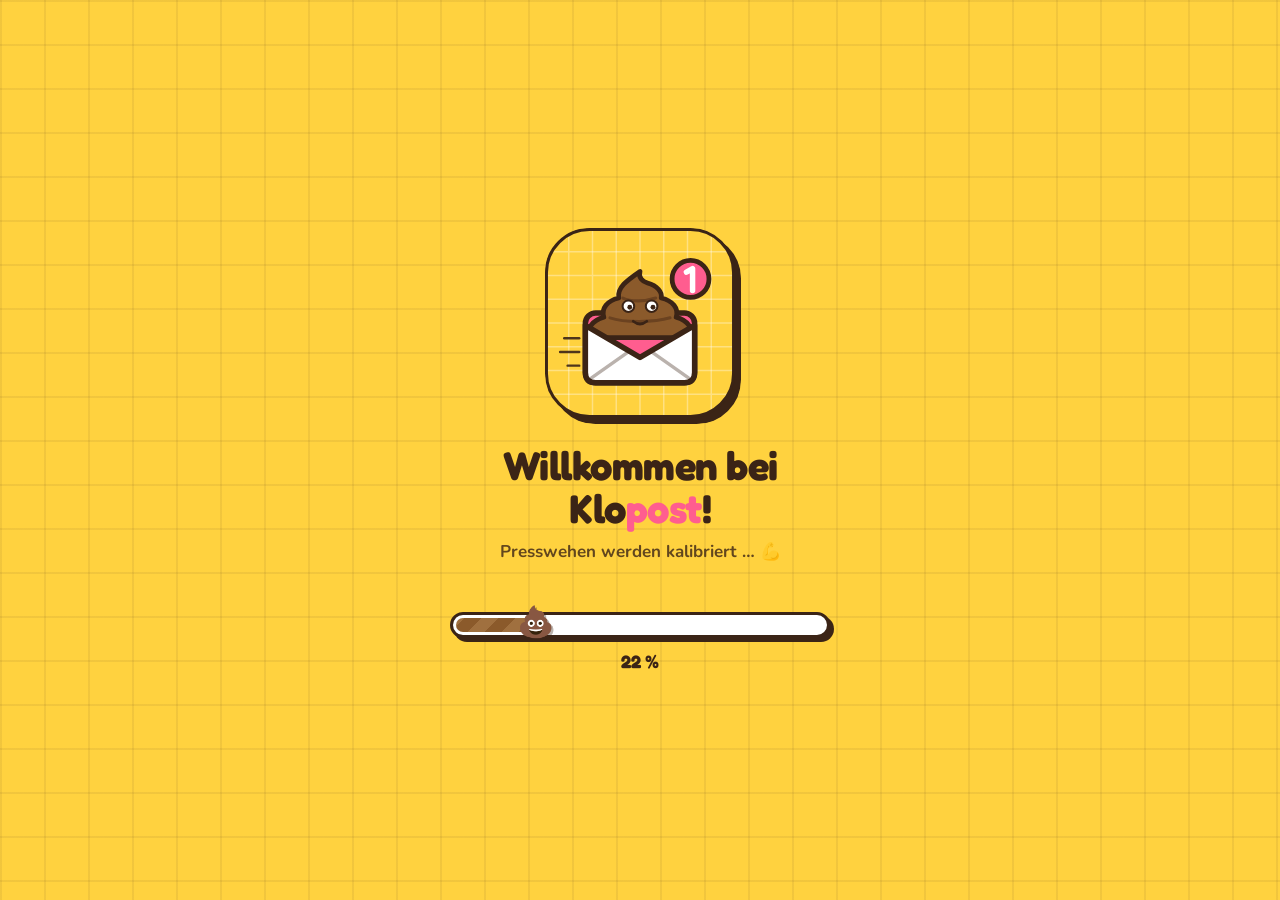
<file: index.html>
<!doctype html>
<html lang="de">
<head>
<meta charset="utf-8">
<meta name="viewport" content="width=device-width,initial-scale=1,viewport-fit=cover,user-scalable=no">
<title>Klopost 💩📬 – Post vom Thron</title>
<meta name="description" content="Klopost – Post vom Thron: Melde, wenn du scheißen warst – deine Freunde kriegen sofort eine Push-Nachricht.">
<meta name="theme-color" content="#FFD23F">
<link rel="manifest" href="manifest.webmanifest">
<link rel="icon" href="favicon.svg" type="image/svg+xml">
<link rel="icon" href="favicon.ico" sizes="32x32">
<link rel="apple-touch-icon" href="icons/apple-touch-icon.png">
<meta name="apple-mobile-web-app-capable" content="yes">
<meta name="mobile-web-app-capable" content="yes">
<meta name="apple-mobile-web-app-status-bar-style" content="default">
<meta name="apple-mobile-web-app-title" content="Klopost">
<link rel="stylesheet" href="fonts/fonts.css">
<link rel="stylesheet" href="app.css?v=6">
</head>
<body>
<div id="splash" role="status" aria-live="polite" aria-label="Klopost wird geladen">
  <div class="sp-inner">
    <img class="sp-logo" src="icons/logo.svg" alt="Klopost-Logo" width="168" height="168">
    <h1 class="fred sp-title">Willkommen bei Klo<span>post</span>!</h1>
    <p class="sp-sub" id="sp-sub">Bitte Platz nehmen – der Thron wird vorgewärmt 🧻</p>
    <div class="sp-bar" aria-hidden="true"><div class="sp-fill"></div><div class="sp-poop">💩</div></div>
    <p class="sp-pct" id="sp-pct">0 %</p>
  </div>
</div>
<script>
/* Ladebildschirm: genau 5 s bei jedem frischen App-Start; Tests setzen window.KT_NOSPLASH */
(function () {
  var el = document.getElementById("splash");
  if (window.KT_NOSPLASH || /[?&]nosplash\b/.test(location.search)) { el.remove(); return; }
  var subs = ["Bitte Platz nehmen – der Thron wird vorgewärmt 🧻", "Klopapier wird abgerollt … 🧻", "Spülung wird gespannt … 🚽", "Presswehen werden kalibriert … 💪", "Deine Freunde warten schon auf Post 📬"];
  var sub = document.getElementById("sp-sub"), pct = document.getElementById("sp-pct");
  sub.textContent = subs[Math.floor(Math.random() * subs.length)];
  document.documentElement.classList.add("splashing");
  var D = 5000, t0 = performance.now();
  function tick(now) {
    var f = Math.min(1, (now - t0) / D);
    el.style.setProperty("--p", f); pct.textContent = Math.round(f * 100) + " %";
    if (f < 1) return requestAnimationFrame(tick);
    el.classList.add("sp-done"); document.documentElement.classList.remove("splashing");
    setTimeout(function () { el.remove(); }, 450);
  }
  requestAnimationFrame(tick);
})();
</script>
<div id="app"><div class="boot"><div class="boot-poop">💩</div><p>Klo wird vorgewärmt …</p></div></div>
<div id="toasts"></div>
<div id="fx"></div>
<script src="config.js?v=6"></script>
<script src="vendor/supabase.js"></script>
<script src="app.js?v=6"></script>
</body>
</html>
</file>
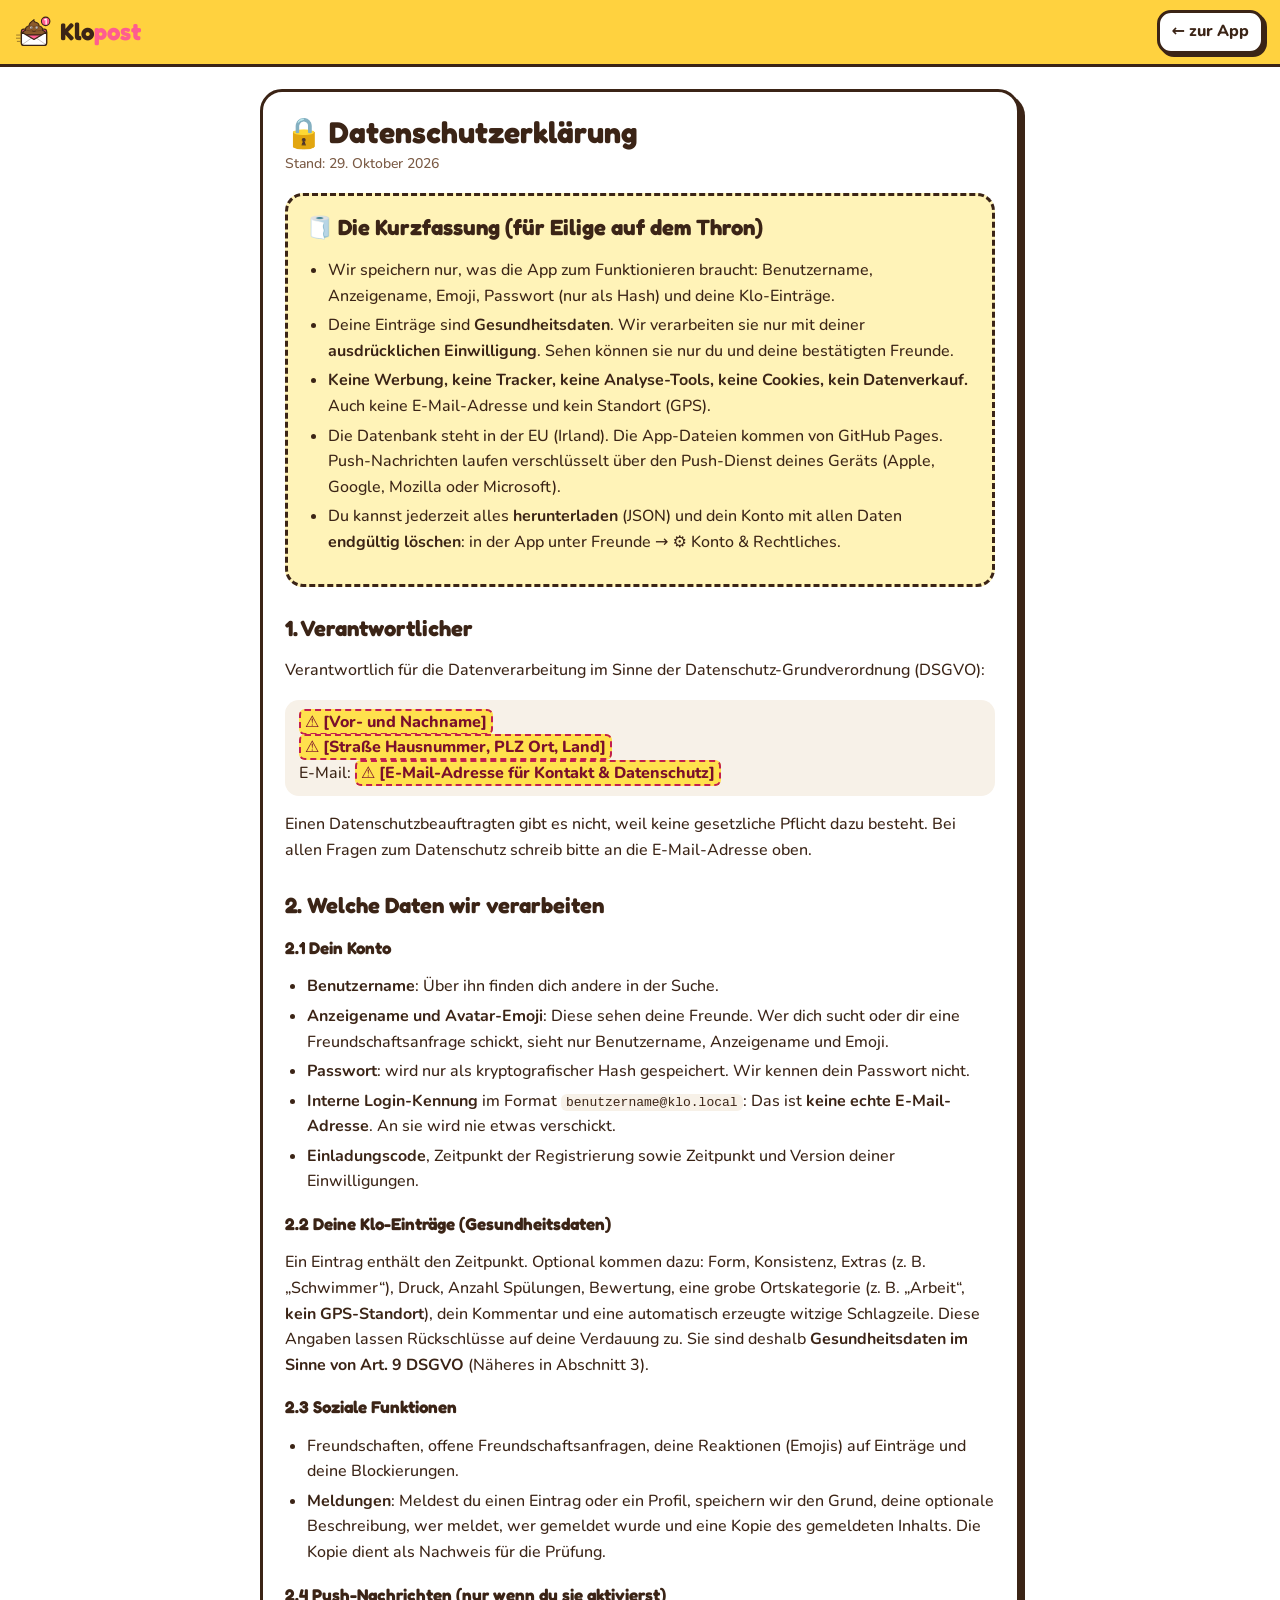
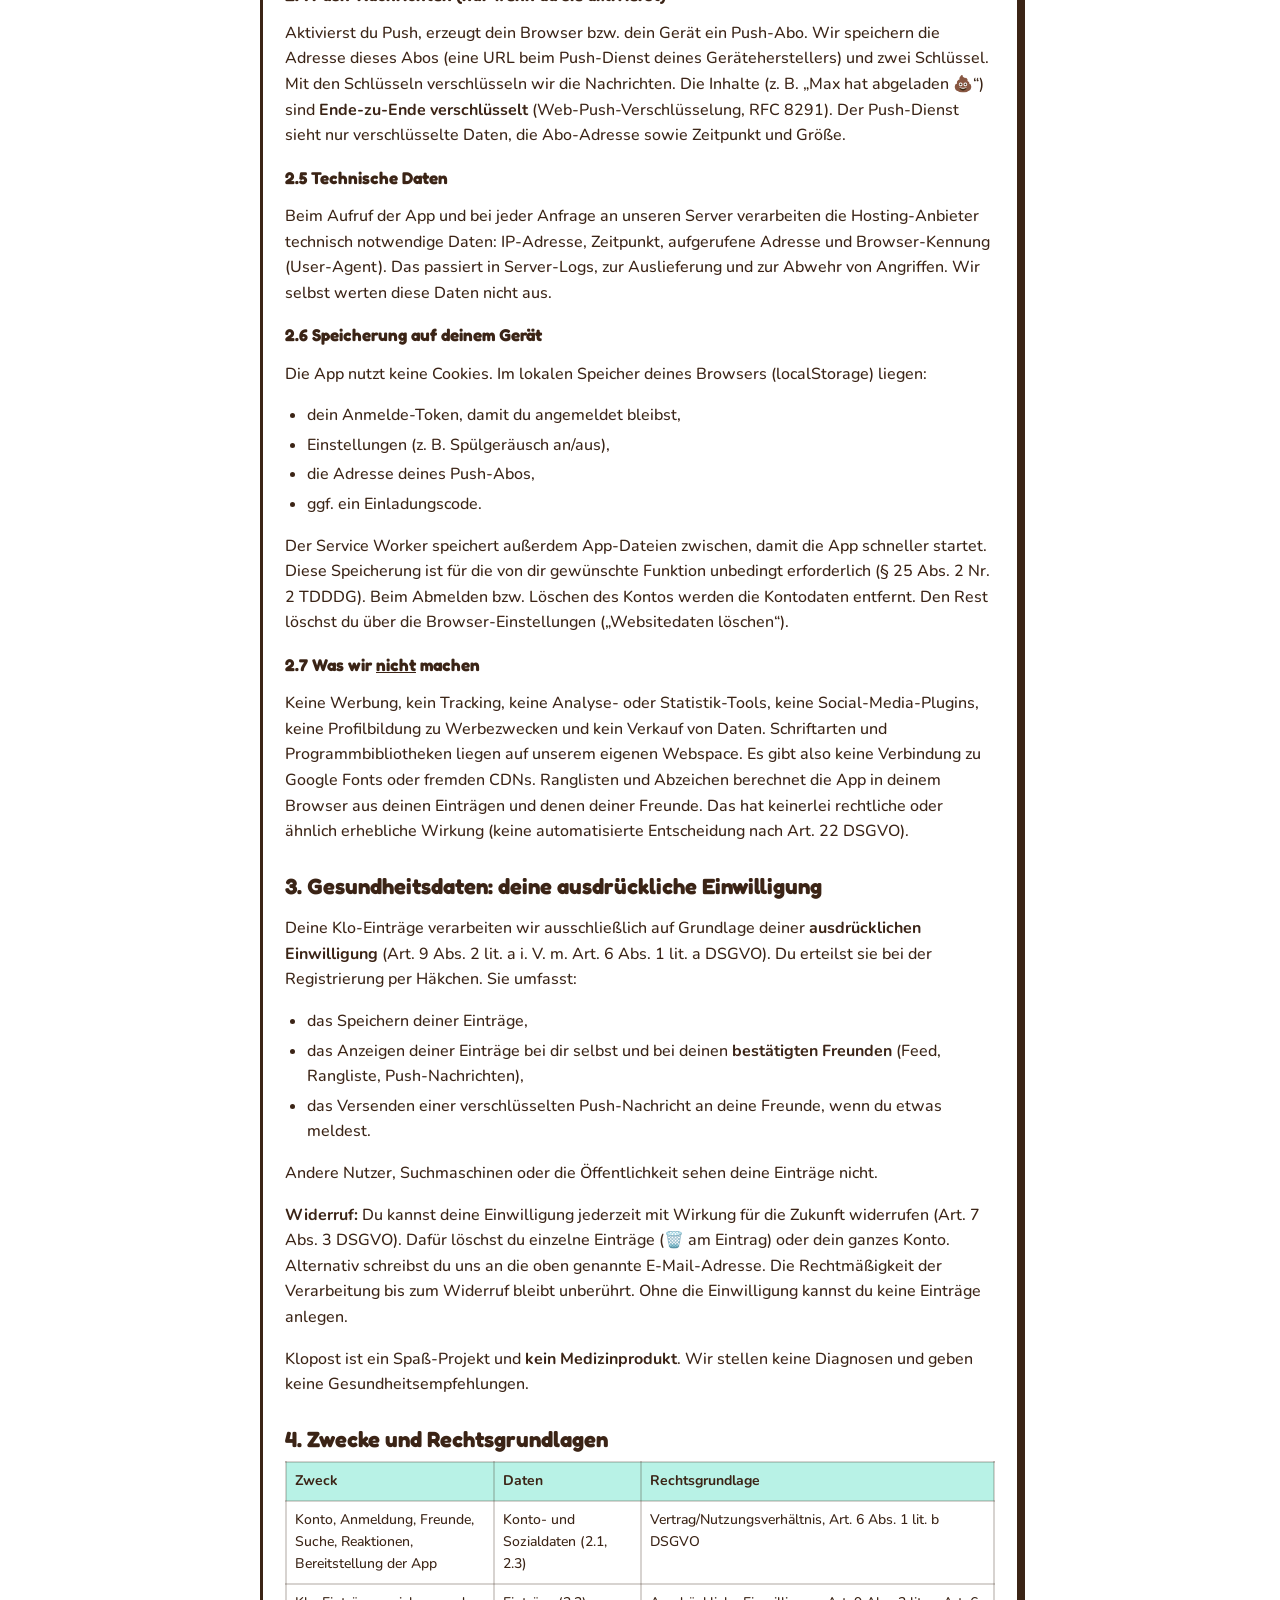
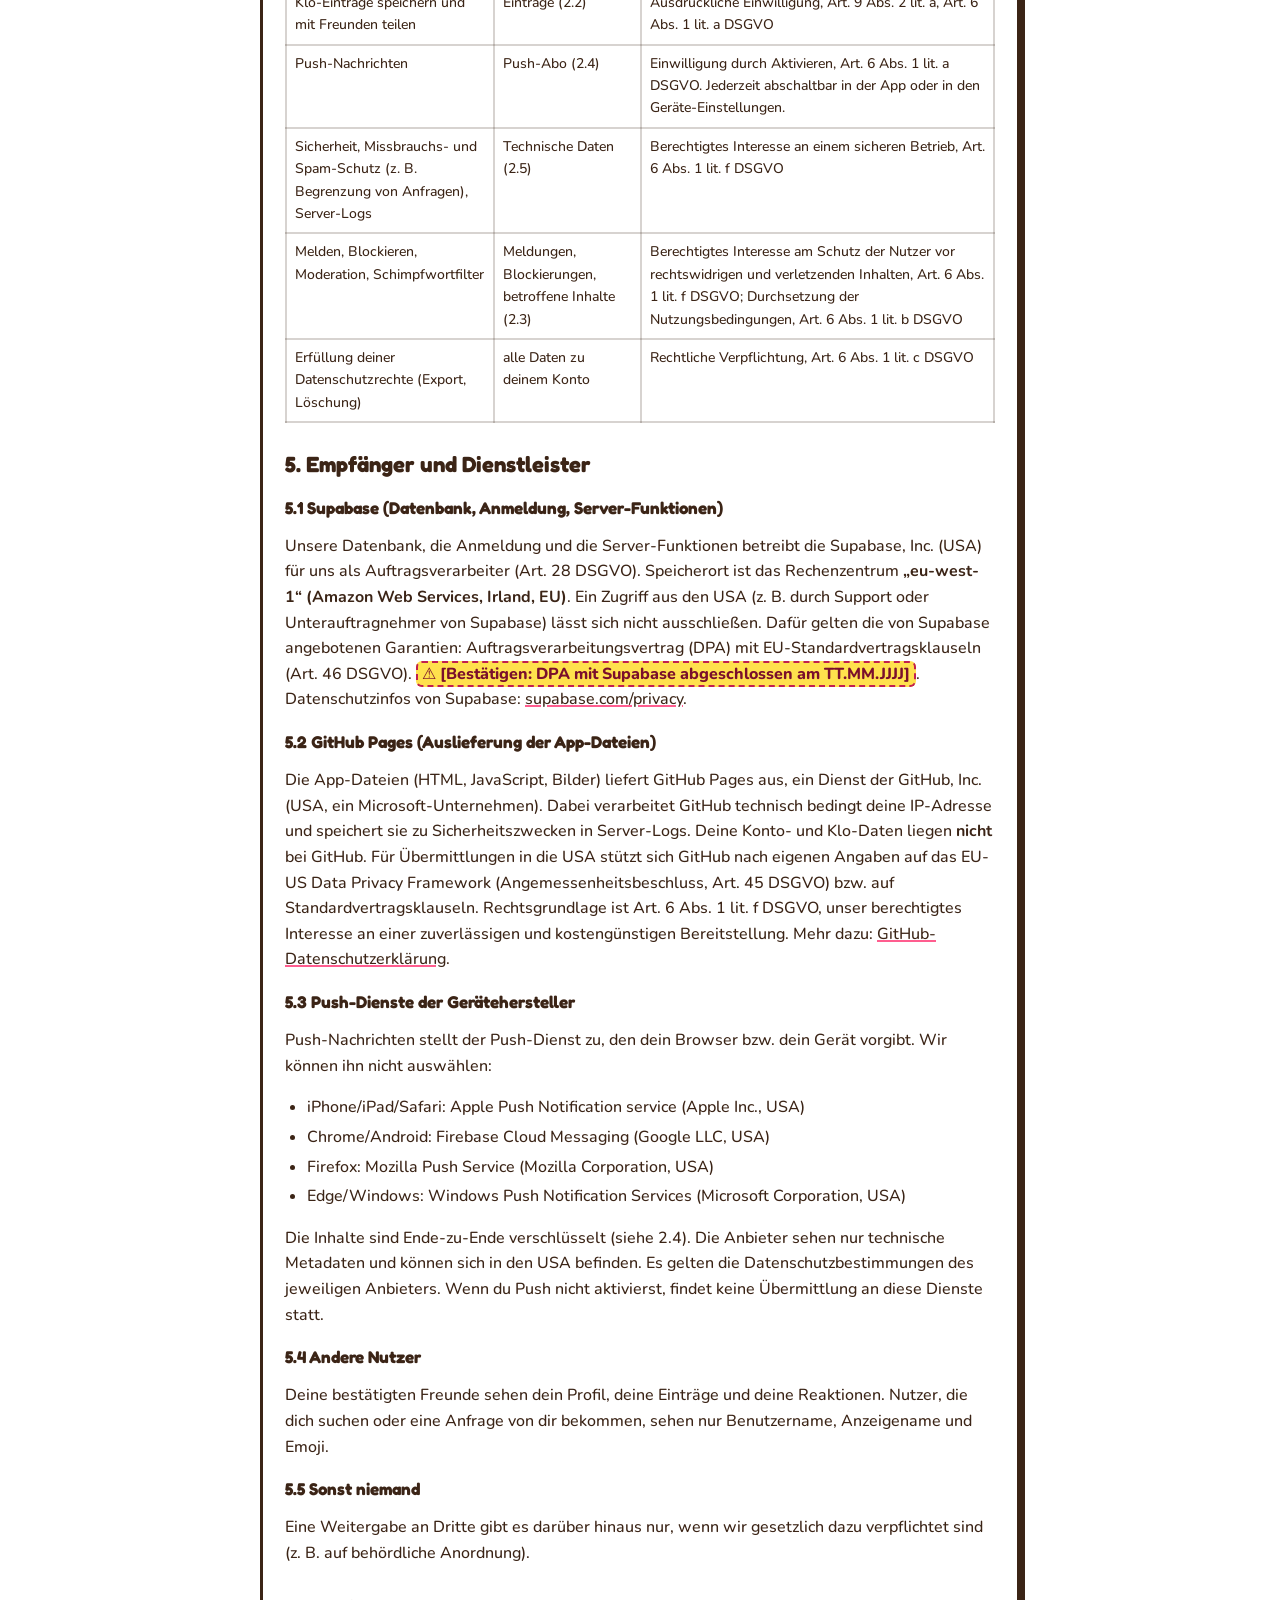
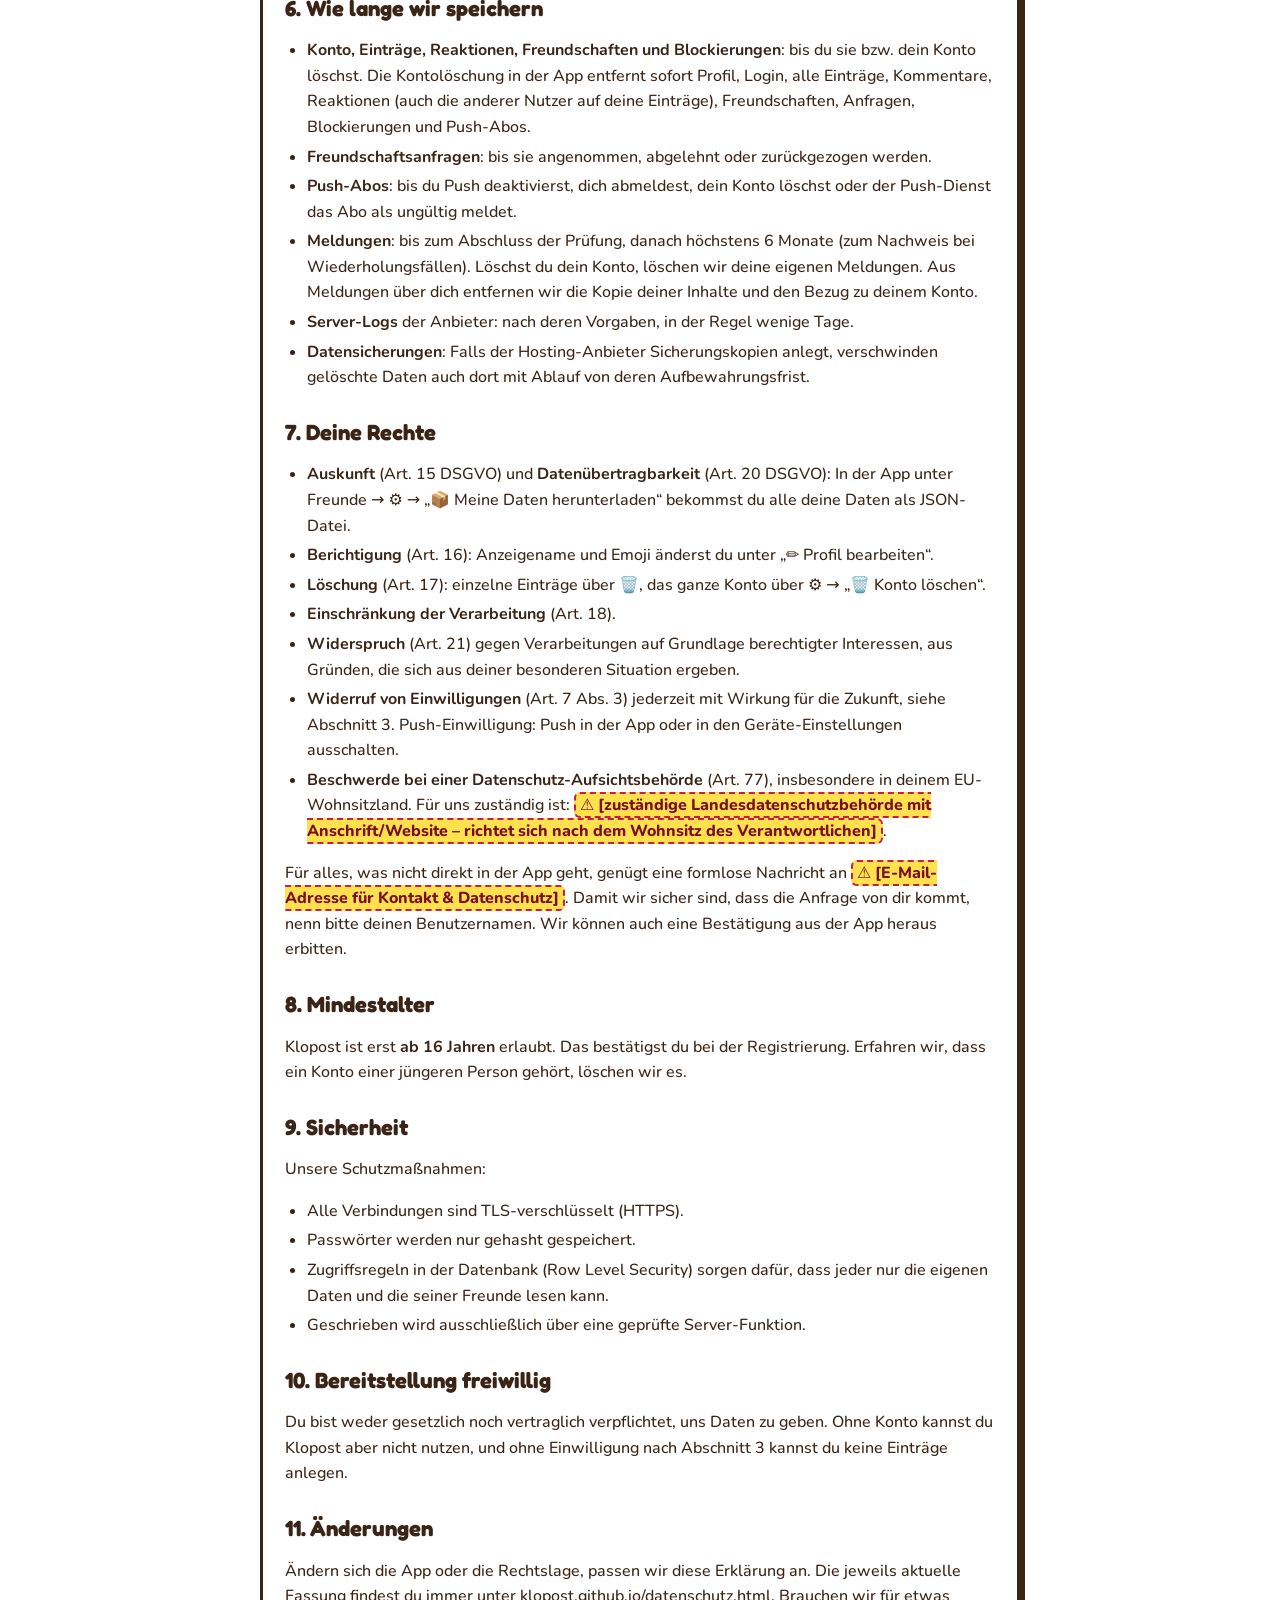
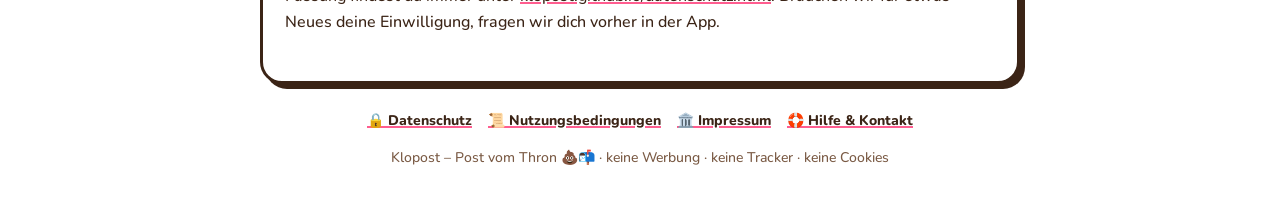
<file: datenschutz.html>
<!doctype html>
<html lang="de"><head><meta charset="utf-8"><meta name="viewport" content="width=device-width,initial-scale=1,viewport-fit=cover">
<title>Datenschutzerklärung – Klopost</title><meta name="description" content="Datenschutzerklärung von Klopost: welche Daten wir verarbeiten, warum, wie lange und welche Rechte du hast.">
<meta name="theme-color" content="#FFD23F"><link rel="icon" href="favicon.svg" type="image/svg+xml"><link rel="icon" href="favicon.ico" sizes="32x32">
<link rel="stylesheet" href="fonts/fonts.css"><link rel="stylesheet" href="legal.css"></head>
<body><header class="lh"><a href="./" class="home"><img src="icons/mark.svg" alt="" width="36" height="36"><span class="fred">Klo<b>post</b></span></a>
<a href="./" class="back">← zur App</a></header>
<main class="lm"><h1 class="fred">🔒 Datenschutzerklärung</h1><p class="stand">Stand: 29. Oktober 2026</p>

<div class="tldr"><h2>🧻 Die Kurzfassung (für Eilige auf dem Thron)</h2><ul>
<li>Wir speichern nur, was die App zum Funktionieren braucht: Benutzername, Anzeigename, Emoji, Passwort (nur als Hash) und deine Klo-Einträge.</li>
<li>Deine Einträge sind <b>Gesundheitsdaten</b>. Wir verarbeiten sie nur mit deiner <b>ausdrücklichen Einwilligung</b>. Sehen können sie nur du und deine bestätigten Freunde.</li>
<li><b>Keine Werbung, keine Tracker, keine Analyse-Tools, keine Cookies, kein Datenverkauf.</b> Auch keine E-Mail-Adresse und kein Standort (GPS).</li>
<li>Die Datenbank steht in der EU (Irland). Die App-Dateien kommen von GitHub Pages. Push-Nachrichten laufen verschlüsselt über den Push-Dienst deines Geräts (Apple, Google, Mozilla oder Microsoft).</li>
<li>Du kannst jederzeit alles <b>herunterladen</b> (JSON) und dein Konto mit allen Daten <b>endgültig löschen</b>: in der App unter Freunde → ⚙️ Konto &amp; Rechtliches.</li>
</ul></div>

<h2>1. Verantwortlicher</h2>
<p>Verantwortlich für die Datenverarbeitung im Sinne der Datenschutz-Grundverordnung (DSGVO):</p>
<p class="addr"><mark class="ph" title="Platzhalter – bitte ausfüllen">⚠️ [Vor- und Nachname]</mark><br><mark class="ph" title="Platzhalter – bitte ausfüllen">⚠️ [Straße Hausnummer, PLZ Ort, Land]</mark><br>E-Mail: <mark class="ph" title="Platzhalter – bitte ausfüllen">⚠️ [E-Mail-Adresse für Kontakt & Datenschutz]</mark></p>
<p>Einen Datenschutzbeauftragten gibt es nicht, weil keine gesetzliche Pflicht dazu besteht. Bei allen Fragen zum Datenschutz schreib bitte an die E-Mail-Adresse oben.</p>

<h2>2. Welche Daten wir verarbeiten</h2>
<h3>2.1 Dein Konto</h3>
<ul>
<li><b>Benutzername</b>: Über ihn finden dich andere in der Suche.</li>
<li><b>Anzeigename und Avatar-Emoji</b>: Diese sehen deine Freunde. Wer dich sucht oder dir eine Freundschaftsanfrage schickt, sieht nur Benutzername, Anzeigename und Emoji.</li>
<li><b>Passwort</b>: wird nur als kryptografischer Hash gespeichert. Wir kennen dein Passwort nicht.</li>
<li><b>Interne Login-Kennung</b> im Format <code>benutzername@klo.local</code>: Das ist <b>keine echte E-Mail-Adresse</b>. An sie wird nie etwas verschickt.</li>
<li><b>Einladungscode</b>, Zeitpunkt der Registrierung sowie Zeitpunkt und Version deiner Einwilligungen.</li>
</ul>
<h3>2.2 Deine Klo-Einträge (Gesundheitsdaten)</h3>
<p>Ein Eintrag enthält den Zeitpunkt. Optional kommen dazu: Form, Konsistenz, Extras (z. B. „Schwimmer“), Druck, Anzahl Spülungen, Bewertung, eine grobe Ortskategorie (z. B. „Arbeit“, <b>kein GPS-Standort</b>), dein Kommentar und eine automatisch erzeugte witzige Schlagzeile. Diese Angaben lassen Rückschlüsse auf deine Verdauung zu. Sie sind deshalb <b>Gesundheitsdaten im Sinne von Art. 9 DSGVO</b> (Näheres in Abschnitt 3).</p>
<h3>2.3 Soziale Funktionen</h3>
<ul>
<li>Freundschaften, offene Freundschaftsanfragen, deine Reaktionen (Emojis) auf Einträge und deine Blockierungen.</li>
<li><b>Meldungen</b>: Meldest du einen Eintrag oder ein Profil, speichern wir den Grund, deine optionale Beschreibung, wer meldet, wer gemeldet wurde und eine Kopie des gemeldeten Inhalts. Die Kopie dient als Nachweis für die Prüfung.</li>
</ul>
<h3>2.4 Push-Nachrichten (nur wenn du sie aktivierst)</h3>
<p>Aktivierst du Push, erzeugt dein Browser bzw. dein Gerät ein Push-Abo. Wir speichern die Adresse dieses Abos (eine URL beim Push-Dienst deines Geräteherstellers) und zwei Schlüssel. Mit den Schlüsseln verschlüsseln wir die Nachrichten. Die Inhalte (z. B. „Max hat abgeladen 💩“) sind <b>Ende-zu-Ende verschlüsselt</b> (Web-Push-Verschlüsselung, RFC 8291). Der Push-Dienst sieht nur verschlüsselte Daten, die Abo-Adresse sowie Zeitpunkt und Größe.</p>
<h3>2.5 Technische Daten</h3>
<p>Beim Aufruf der App und bei jeder Anfrage an unseren Server verarbeiten die Hosting-Anbieter technisch notwendige Daten: IP-Adresse, Zeitpunkt, aufgerufene Adresse und Browser-Kennung (User-Agent). Das passiert in Server-Logs, zur Auslieferung und zur Abwehr von Angriffen. Wir selbst werten diese Daten nicht aus.</p>
<h3>2.6 Speicherung auf deinem Gerät</h3>
<p>Die App nutzt keine Cookies. Im lokalen Speicher deines Browsers (localStorage) liegen:</p>
<ul>
<li>dein Anmelde-Token, damit du angemeldet bleibst,</li>
<li>Einstellungen (z. B. Spülgeräusch an/aus),</li>
<li>die Adresse deines Push-Abos,</li>
<li>ggf. ein Einladungscode.</li>
</ul>
<p>Der Service Worker speichert außerdem App-Dateien zwischen, damit die App schneller startet. Diese Speicherung ist für die von dir gewünschte Funktion unbedingt erforderlich (§ 25 Abs. 2 Nr. 2 TDDDG). Beim Abmelden bzw. Löschen des Kontos werden die Kontodaten entfernt. Den Rest löschst du über die Browser-Einstellungen („Websitedaten löschen“).</p>
<h3>2.7 Was wir <u>nicht</u> machen</h3>
<p>Keine Werbung, kein Tracking, keine Analyse- oder Statistik-Tools, keine Social-Media-Plugins, keine Profilbildung zu Werbezwecken und kein Verkauf von Daten. Schriftarten und Programmbibliotheken liegen auf unserem eigenen Webspace. Es gibt also keine Verbindung zu Google Fonts oder fremden CDNs. Ranglisten und Abzeichen berechnet die App in deinem Browser aus deinen Einträgen und denen deiner Freunde. Das hat keinerlei rechtliche oder ähnlich erhebliche Wirkung (keine automatisierte Entscheidung nach Art. 22 DSGVO).</p>

<h2>3. Gesundheitsdaten: deine ausdrückliche Einwilligung</h2>
<p>Deine Klo-Einträge verarbeiten wir ausschließlich auf Grundlage deiner <b>ausdrücklichen Einwilligung</b> (Art. 9 Abs. 2 lit. a i. V. m. Art. 6 Abs. 1 lit. a DSGVO). Du erteilst sie bei der Registrierung per Häkchen. Sie umfasst:</p>
<ul>
<li>das Speichern deiner Einträge,</li>
<li>das Anzeigen deiner Einträge bei dir selbst und bei deinen <b>bestätigten Freunden</b> (Feed, Rangliste, Push-Nachrichten),</li>
<li>das Versenden einer verschlüsselten Push-Nachricht an deine Freunde, wenn du etwas meldest.</li>
</ul>
<p>Andere Nutzer, Suchmaschinen oder die Öffentlichkeit sehen deine Einträge nicht.</p>
<p><b>Widerruf:</b> Du kannst deine Einwilligung jederzeit mit Wirkung für die Zukunft widerrufen (Art. 7 Abs. 3 DSGVO). Dafür löschst du einzelne Einträge (🗑️ am Eintrag) oder dein ganzes Konto. Alternativ schreibst du uns an die oben genannte E-Mail-Adresse. Die Rechtmäßigkeit der Verarbeitung bis zum Widerruf bleibt unberührt. Ohne die Einwilligung kannst du keine Einträge anlegen.</p>
<p>Klopost ist ein Spaß-Projekt und <b>kein Medizinprodukt</b>. Wir stellen keine Diagnosen und geben keine Gesundheitsempfehlungen.</p>

<h2>4. Zwecke und Rechtsgrundlagen</h2>
<table class="tbl"><tr><th>Zweck</th><th>Daten</th><th>Rechtsgrundlage</th></tr>
<tr><td>Konto, Anmeldung, Freunde, Suche, Reaktionen, Bereitstellung der App</td><td>Konto- und Sozialdaten (2.1, 2.3)</td><td>Vertrag/Nutzungsverhältnis, Art. 6 Abs. 1 lit. b DSGVO</td></tr>
<tr><td>Klo-Einträge speichern und mit Freunden teilen</td><td>Einträge (2.2)</td><td>Ausdrückliche Einwilligung, Art. 9 Abs. 2 lit. a, Art. 6 Abs. 1 lit. a DSGVO</td></tr>
<tr><td>Push-Nachrichten</td><td>Push-Abo (2.4)</td><td>Einwilligung durch Aktivieren, Art. 6 Abs. 1 lit. a DSGVO. Jederzeit abschaltbar in der App oder in den Geräte-Einstellungen.</td></tr>
<tr><td>Sicherheit, Missbrauchs- und Spam-Schutz (z. B. Begrenzung von Anfragen), Server-Logs</td><td>Technische Daten (2.5)</td><td>Berechtigtes Interesse an einem sicheren Betrieb, Art. 6 Abs. 1 lit. f DSGVO</td></tr>
<tr><td>Melden, Blockieren, Moderation, Schimpfwortfilter</td><td>Meldungen, Blockierungen, betroffene Inhalte (2.3)</td><td>Berechtigtes Interesse am Schutz der Nutzer vor rechtswidrigen und verletzenden Inhalten, Art. 6 Abs. 1 lit. f DSGVO; Durchsetzung der Nutzungsbedingungen, Art. 6 Abs. 1 lit. b DSGVO</td></tr>
<tr><td>Erfüllung deiner Datenschutzrechte (Export, Löschung)</td><td>alle Daten zu deinem Konto</td><td>Rechtliche Verpflichtung, Art. 6 Abs. 1 lit. c DSGVO</td></tr>
</table>

<h2>5. Empfänger und Dienstleister</h2>
<h3>5.1 Supabase (Datenbank, Anmeldung, Server-Funktionen)</h3>
<p>Unsere Datenbank, die Anmeldung und die Server-Funktionen betreibt die Supabase, Inc. (USA) für uns als Auftragsverarbeiter (Art. 28 DSGVO). Speicherort ist das Rechenzentrum <b>„eu-west-1“ (Amazon Web Services, Irland, EU)</b>. Ein Zugriff aus den USA (z. B. durch Support oder Unterauftragnehmer von Supabase) lässt sich nicht ausschließen. Dafür gelten die von Supabase angebotenen Garantien: Auftragsverarbeitungsvertrag (DPA) mit EU-Standardvertragsklauseln (Art. 46 DSGVO). <mark class="ph" title="Platzhalter – bitte ausfüllen">⚠️ [Bestätigen: DPA mit Supabase abgeschlossen am TT.MM.JJJJ]</mark>. Datenschutzinfos von Supabase: <a href="https://supabase.com/privacy" rel="noopener">supabase.com/privacy</a>.</p>
<h3>5.2 GitHub Pages (Auslieferung der App-Dateien)</h3>
<p>Die App-Dateien (HTML, JavaScript, Bilder) liefert GitHub Pages aus, ein Dienst der GitHub, Inc. (USA, ein Microsoft-Unternehmen). Dabei verarbeitet GitHub technisch bedingt deine IP-Adresse und speichert sie zu Sicherheitszwecken in Server-Logs. Deine Konto- und Klo-Daten liegen <b>nicht</b> bei GitHub. Für Übermittlungen in die USA stützt sich GitHub nach eigenen Angaben auf das EU-US Data Privacy Framework (Angemessenheitsbeschluss, Art. 45 DSGVO) bzw. auf Standardvertragsklauseln. Rechtsgrundlage ist Art. 6 Abs. 1 lit. f DSGVO, unser berechtigtes Interesse an einer zuverlässigen und kostengünstigen Bereitstellung. Mehr dazu: <a href="https://docs.github.com/de/site-policy/privacy-policies/github-general-privacy-statement" rel="noopener">GitHub-Datenschutzerklärung</a>.</p>
<h3>5.3 Push-Dienste der Gerätehersteller</h3>
<p>Push-Nachrichten stellt der Push-Dienst zu, den dein Browser bzw. dein Gerät vorgibt. Wir können ihn nicht auswählen:</p>
<ul>
<li>iPhone/iPad/Safari: Apple Push Notification service (Apple Inc., USA)</li>
<li>Chrome/Android: Firebase Cloud Messaging (Google LLC, USA)</li>
<li>Firefox: Mozilla Push Service (Mozilla Corporation, USA)</li>
<li>Edge/Windows: Windows Push Notification Services (Microsoft Corporation, USA)</li>
</ul>
<p>Die Inhalte sind Ende-zu-Ende verschlüsselt (siehe 2.4). Die Anbieter sehen nur technische Metadaten und können sich in den USA befinden. Es gelten die Datenschutzbestimmungen des jeweiligen Anbieters. Wenn du Push nicht aktivierst, findet keine Übermittlung an diese Dienste statt.</p>
<h3>5.4 Andere Nutzer</h3>
<p>Deine bestätigten Freunde sehen dein Profil, deine Einträge und deine Reaktionen. Nutzer, die dich suchen oder eine Anfrage von dir bekommen, sehen nur Benutzername, Anzeigename und Emoji.</p>
<h3>5.5 Sonst niemand</h3>
<p>Eine Weitergabe an Dritte gibt es darüber hinaus nur, wenn wir gesetzlich dazu verpflichtet sind (z. B. auf behördliche Anordnung).</p>

<h2>6. Wie lange wir speichern</h2>
<ul>
<li><b>Konto, Einträge, Reaktionen, Freundschaften und Blockierungen</b>: bis du sie bzw. dein Konto löschst. Die Kontolöschung in der App entfernt sofort Profil, Login, alle Einträge, Kommentare, Reaktionen (auch die anderer Nutzer auf deine Einträge), Freundschaften, Anfragen, Blockierungen und Push-Abos.</li>
<li><b>Freundschaftsanfragen</b>: bis sie angenommen, abgelehnt oder zurückgezogen werden.</li>
<li><b>Push-Abos</b>: bis du Push deaktivierst, dich abmeldest, dein Konto löschst oder der Push-Dienst das Abo als ungültig meldet.</li>
<li><b>Meldungen</b>: bis zum Abschluss der Prüfung, danach höchstens 6 Monate (zum Nachweis bei Wiederholungsfällen). Löschst du dein Konto, löschen wir deine eigenen Meldungen. Aus Meldungen über dich entfernen wir die Kopie deiner Inhalte und den Bezug zu deinem Konto.</li>
<li><b>Server-Logs</b> der Anbieter: nach deren Vorgaben, in der Regel wenige Tage.</li>
<li><b>Datensicherungen</b>: Falls der Hosting-Anbieter Sicherungskopien anlegt, verschwinden gelöschte Daten auch dort mit Ablauf von deren Aufbewahrungsfrist.</li>
</ul>

<h2>7. Deine Rechte</h2>
<ul>
<li><b>Auskunft</b> (Art. 15 DSGVO) und <b>Datenübertragbarkeit</b> (Art. 20 DSGVO): In der App unter Freunde → ⚙️ → „📦 Meine Daten herunterladen“ bekommst du alle deine Daten als JSON-Datei.</li>
<li><b>Berichtigung</b> (Art. 16): Anzeigename und Emoji änderst du unter „✏️ Profil bearbeiten“.</li>
<li><b>Löschung</b> (Art. 17): einzelne Einträge über 🗑️, das ganze Konto über ⚙️ → „🗑️ Konto löschen“.</li>
<li><b>Einschränkung der Verarbeitung</b> (Art. 18).</li>
<li><b>Widerspruch</b> (Art. 21) gegen Verarbeitungen auf Grundlage berechtigter Interessen, aus Gründen, die sich aus deiner besonderen Situation ergeben.</li>
<li><b>Widerruf von Einwilligungen</b> (Art. 7 Abs. 3) jederzeit mit Wirkung für die Zukunft, siehe Abschnitt 3. Push-Einwilligung: Push in der App oder in den Geräte-Einstellungen ausschalten.</li>
<li><b>Beschwerde bei einer Datenschutz-Aufsichtsbehörde</b> (Art. 77), insbesondere in deinem EU-Wohnsitzland. Für uns zuständig ist: <mark class="ph" title="Platzhalter – bitte ausfüllen">⚠️ [zuständige Landesdatenschutzbehörde mit Anschrift/Website – richtet sich nach dem Wohnsitz des Verantwortlichen]</mark>.</li>
</ul>
<p>Für alles, was nicht direkt in der App geht, genügt eine formlose Nachricht an <mark class="ph" title="Platzhalter – bitte ausfüllen">⚠️ [E-Mail-Adresse für Kontakt & Datenschutz]</mark>. Damit wir sicher sind, dass die Anfrage von dir kommt, nenn bitte deinen Benutzernamen. Wir können auch eine Bestätigung aus der App heraus erbitten.</p>

<h2>8. Mindestalter</h2>
<p>Klopost ist erst <b>ab 16 Jahren</b> erlaubt. Das bestätigst du bei der Registrierung. Erfahren wir, dass ein Konto einer jüngeren Person gehört, löschen wir es.</p>

<h2>9. Sicherheit</h2>
<p>Unsere Schutzmaßnahmen:</p>
<ul>
<li>Alle Verbindungen sind TLS-verschlüsselt (HTTPS).</li>
<li>Passwörter werden nur gehasht gespeichert.</li>
<li>Zugriffsregeln in der Datenbank (Row Level Security) sorgen dafür, dass jeder nur die eigenen Daten und die seiner Freunde lesen kann.</li>
<li>Geschrieben wird ausschließlich über eine geprüfte Server-Funktion.</li>
</ul>

<h2>10. Bereitstellung freiwillig</h2>
<p>Du bist weder gesetzlich noch vertraglich verpflichtet, uns Daten zu geben. Ohne Konto kannst du Klopost aber nicht nutzen, und ohne Einwilligung nach Abschnitt 3 kannst du keine Einträge anlegen.</p>

<h2>11. Änderungen</h2>
<p>Ändern sich die App oder die Rechtslage, passen wir diese Erklärung an. Die jeweils aktuelle Fassung findest du immer unter <a href="https://klopost.github.io/datenschutz.html">klopost.github.io/datenschutz.html</a>. Brauchen wir für etwas Neues deine Einwilligung, fragen wir dich vorher in der App.</p>

</main>
<footer class="lf"><nav><a href="datenschutz.html">🔒 Datenschutz</a><a href="nutzungsbedingungen.html">📜 Nutzungsbedingungen</a><a href="impressum.html">🏛️ Impressum</a><a href="support.html">🛟 Hilfe &amp; Kontakt</a></nav>
<p>Klopost – Post vom Thron 💩📬 · keine Werbung · keine Tracker · keine Cookies</p></footer></body></html>
</file>
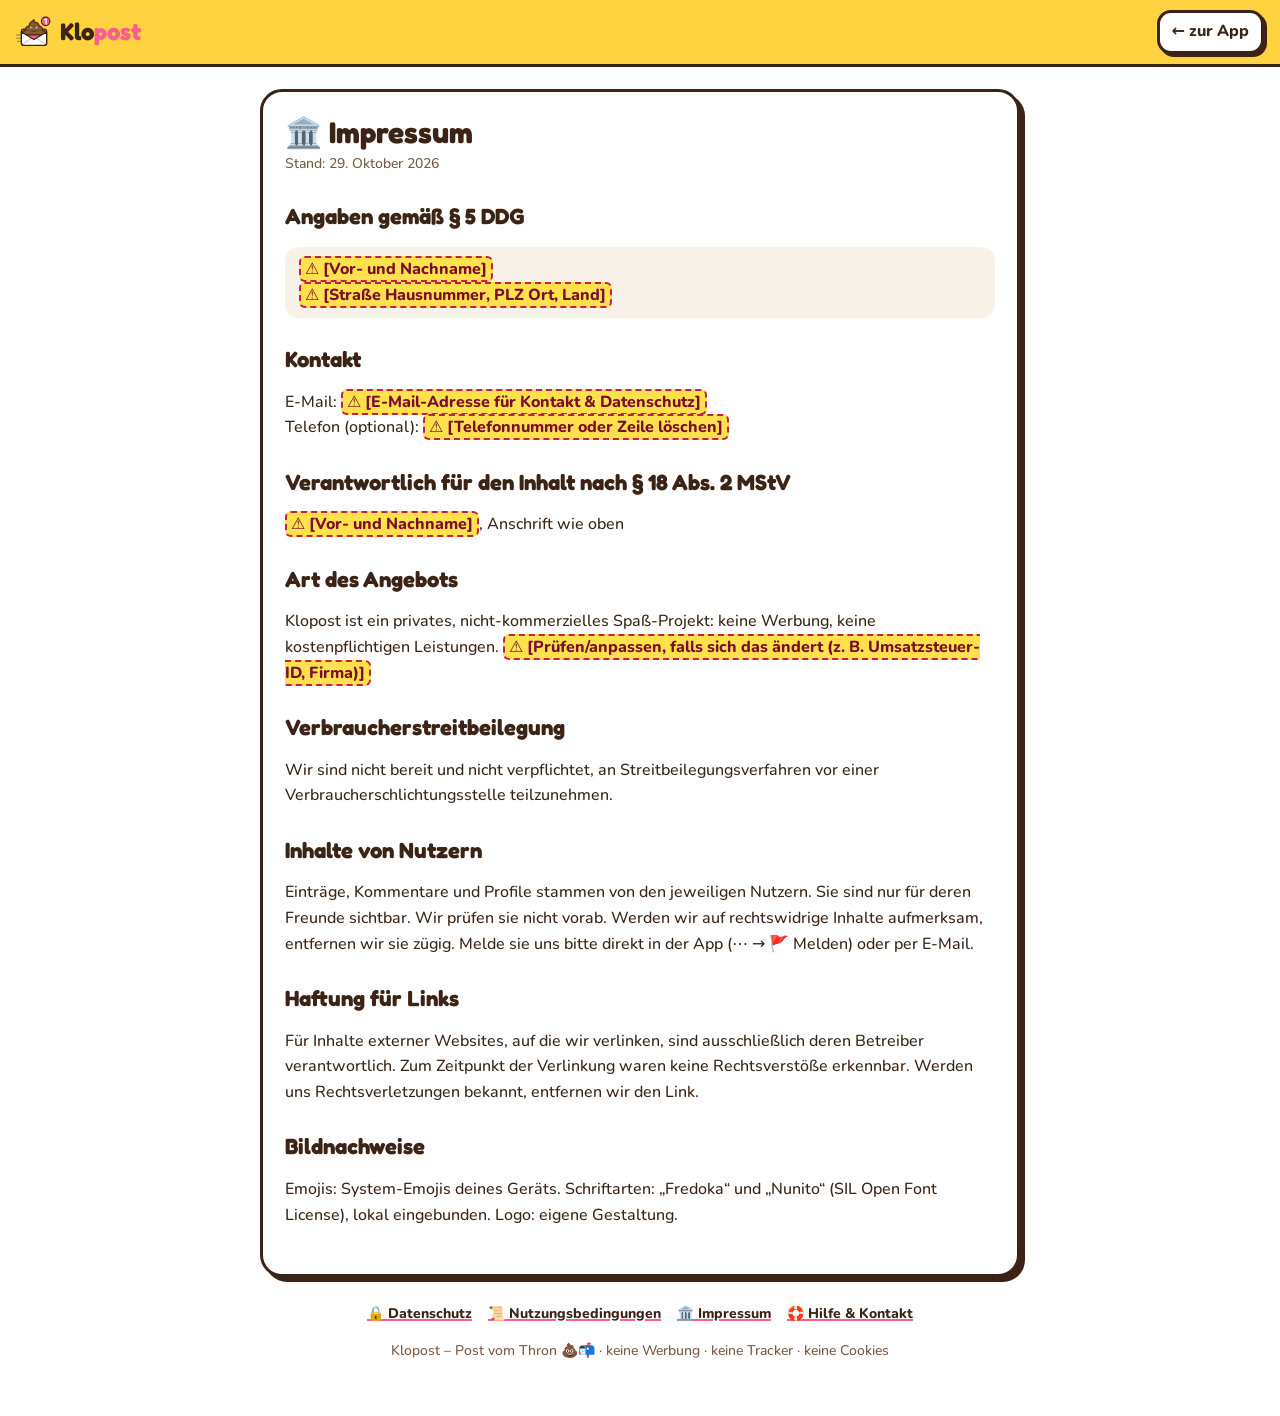
<file: impressum.html>
<!doctype html>
<html lang="de"><head><meta charset="utf-8"><meta name="viewport" content="width=device-width,initial-scale=1,viewport-fit=cover">
<title>Impressum – Klopost</title><meta name="description" content="Impressum von Klopost – Anbieterkennzeichnung nach § 5 DDG.">
<meta name="theme-color" content="#FFD23F"><link rel="icon" href="favicon.svg" type="image/svg+xml"><link rel="icon" href="favicon.ico" sizes="32x32">
<link rel="stylesheet" href="fonts/fonts.css"><link rel="stylesheet" href="legal.css"></head>
<body><header class="lh"><a href="./" class="home"><img src="icons/mark.svg" alt="" width="36" height="36"><span class="fred">Klo<b>post</b></span></a>
<a href="./" class="back">← zur App</a></header>
<main class="lm"><h1 class="fred">🏛️ Impressum</h1><p class="stand">Stand: 29. Oktober 2026</p>

<h2>Angaben gemäß § 5 DDG</h2>
<p class="addr"><mark class="ph" title="Platzhalter – bitte ausfüllen">⚠️ [Vor- und Nachname]</mark><br><mark class="ph" title="Platzhalter – bitte ausfüllen">⚠️ [Straße Hausnummer, PLZ Ort, Land]</mark></p>
<h2>Kontakt</h2>
<p>E-Mail: <mark class="ph" title="Platzhalter – bitte ausfüllen">⚠️ [E-Mail-Adresse für Kontakt & Datenschutz]</mark><br>Telefon (optional): <mark class="ph" title="Platzhalter – bitte ausfüllen">⚠️ [Telefonnummer oder Zeile löschen]</mark></p>
<h2>Verantwortlich für den Inhalt nach § 18 Abs. 2 MStV</h2>
<p><mark class="ph" title="Platzhalter – bitte ausfüllen">⚠️ [Vor- und Nachname]</mark>, Anschrift wie oben</p>
<h2>Art des Angebots</h2>
<p>Klopost ist ein privates, nicht-kommerzielles Spaß-Projekt: keine Werbung, keine kostenpflichtigen Leistungen. <mark class="ph" title="Platzhalter – bitte ausfüllen">⚠️ [Prüfen/anpassen, falls sich das ändert (z. B. Umsatzsteuer-ID, Firma)]</mark></p>
<h2>Verbraucherstreitbeilegung</h2>
<p>Wir sind nicht bereit und nicht verpflichtet, an Streitbeilegungsverfahren vor einer Verbraucherschlichtungsstelle teilzunehmen.</p>
<h2>Inhalte von Nutzern</h2>
<p>Einträge, Kommentare und Profile stammen von den jeweiligen Nutzern. Sie sind nur für deren Freunde sichtbar. Wir prüfen sie nicht vorab. Werden wir auf rechtswidrige Inhalte aufmerksam, entfernen wir sie zügig. Melde sie uns bitte direkt in der App (⋯ → 🚩 Melden) oder per E-Mail.</p>
<h2>Haftung für Links</h2>
<p>Für Inhalte externer Websites, auf die wir verlinken, sind ausschließlich deren Betreiber verantwortlich. Zum Zeitpunkt der Verlinkung waren keine Rechtsverstöße erkennbar. Werden uns Rechtsverletzungen bekannt, entfernen wir den Link.</p>
<h2>Bildnachweise</h2>
<p>Emojis: System-Emojis deines Geräts. Schriftarten: „Fredoka“ und „Nunito“ (SIL Open Font License), lokal eingebunden. Logo: eigene Gestaltung.</p>

</main>
<footer class="lf"><nav><a href="datenschutz.html">🔒 Datenschutz</a><a href="nutzungsbedingungen.html">📜 Nutzungsbedingungen</a><a href="impressum.html">🏛️ Impressum</a><a href="support.html">🛟 Hilfe &amp; Kontakt</a></nav>
<p>Klopost – Post vom Thron 💩📬 · keine Werbung · keine Tracker · keine Cookies</p></footer></body></html>
</file>
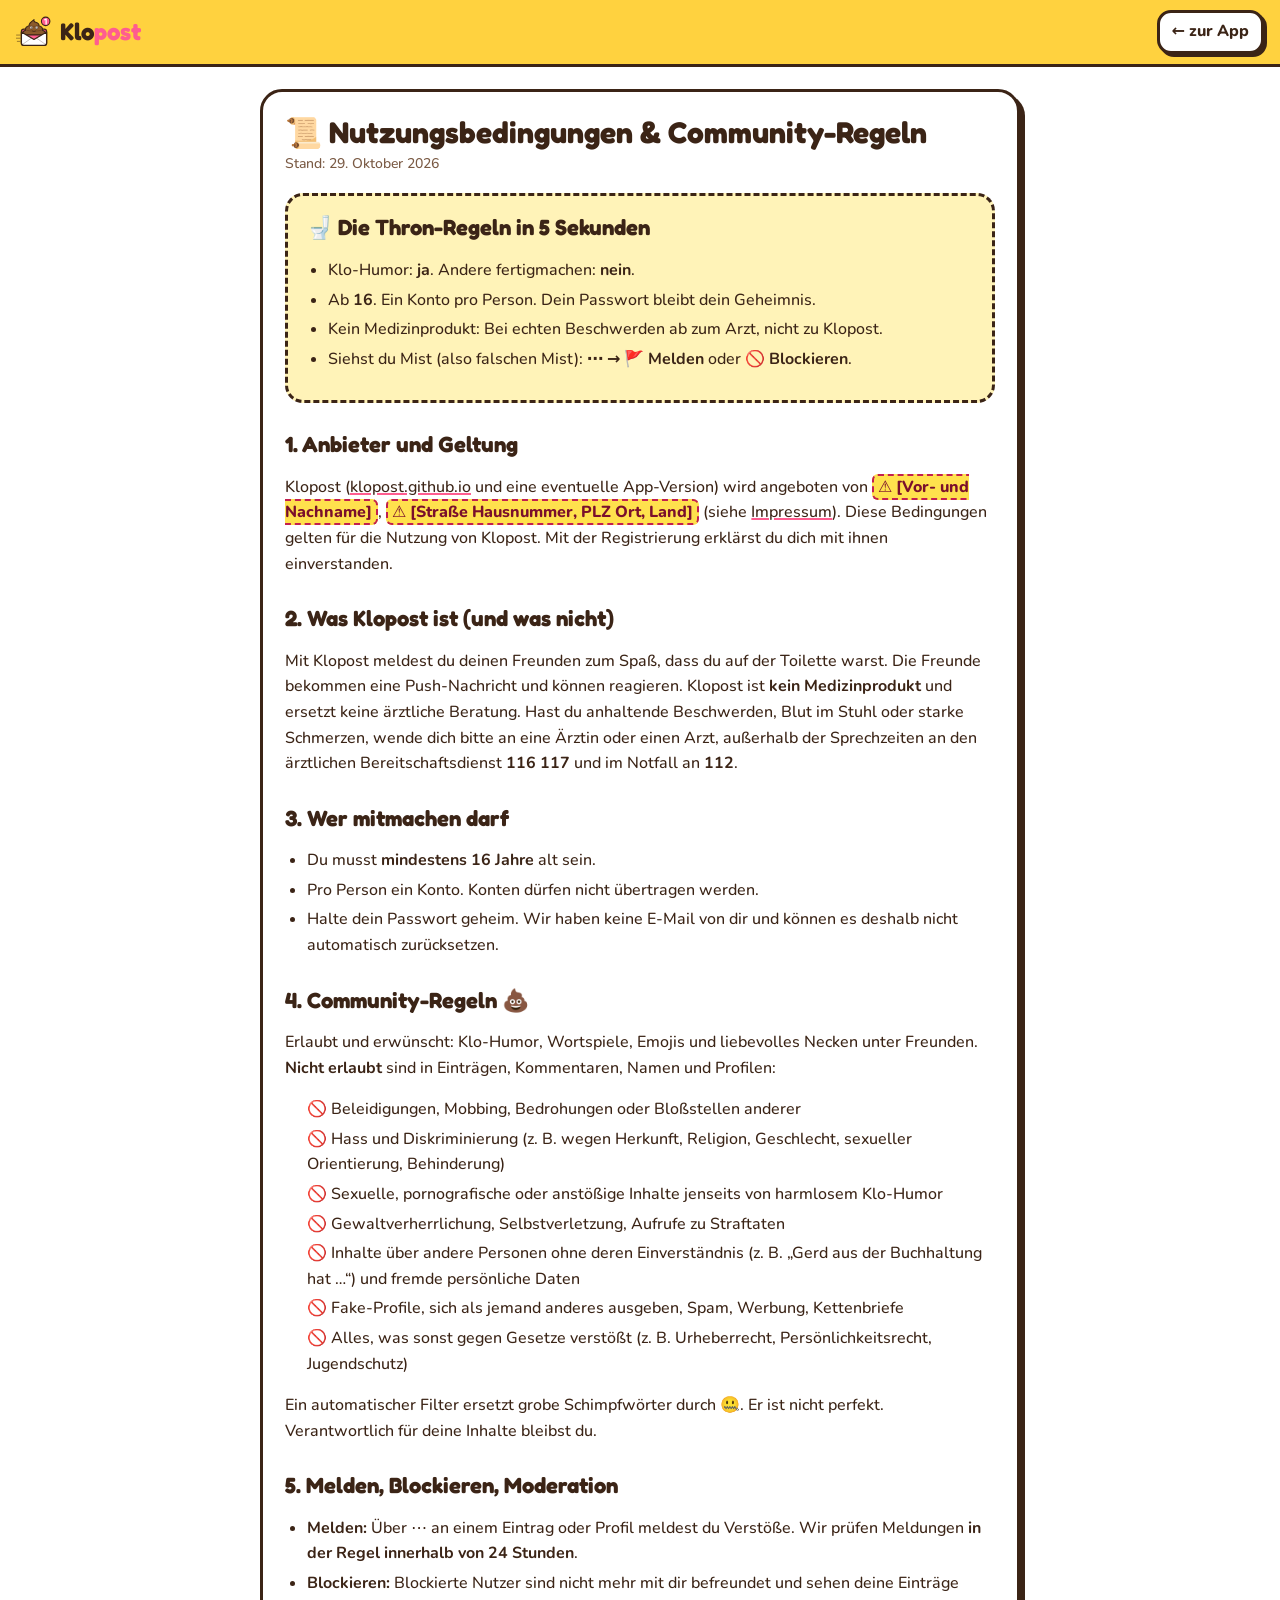
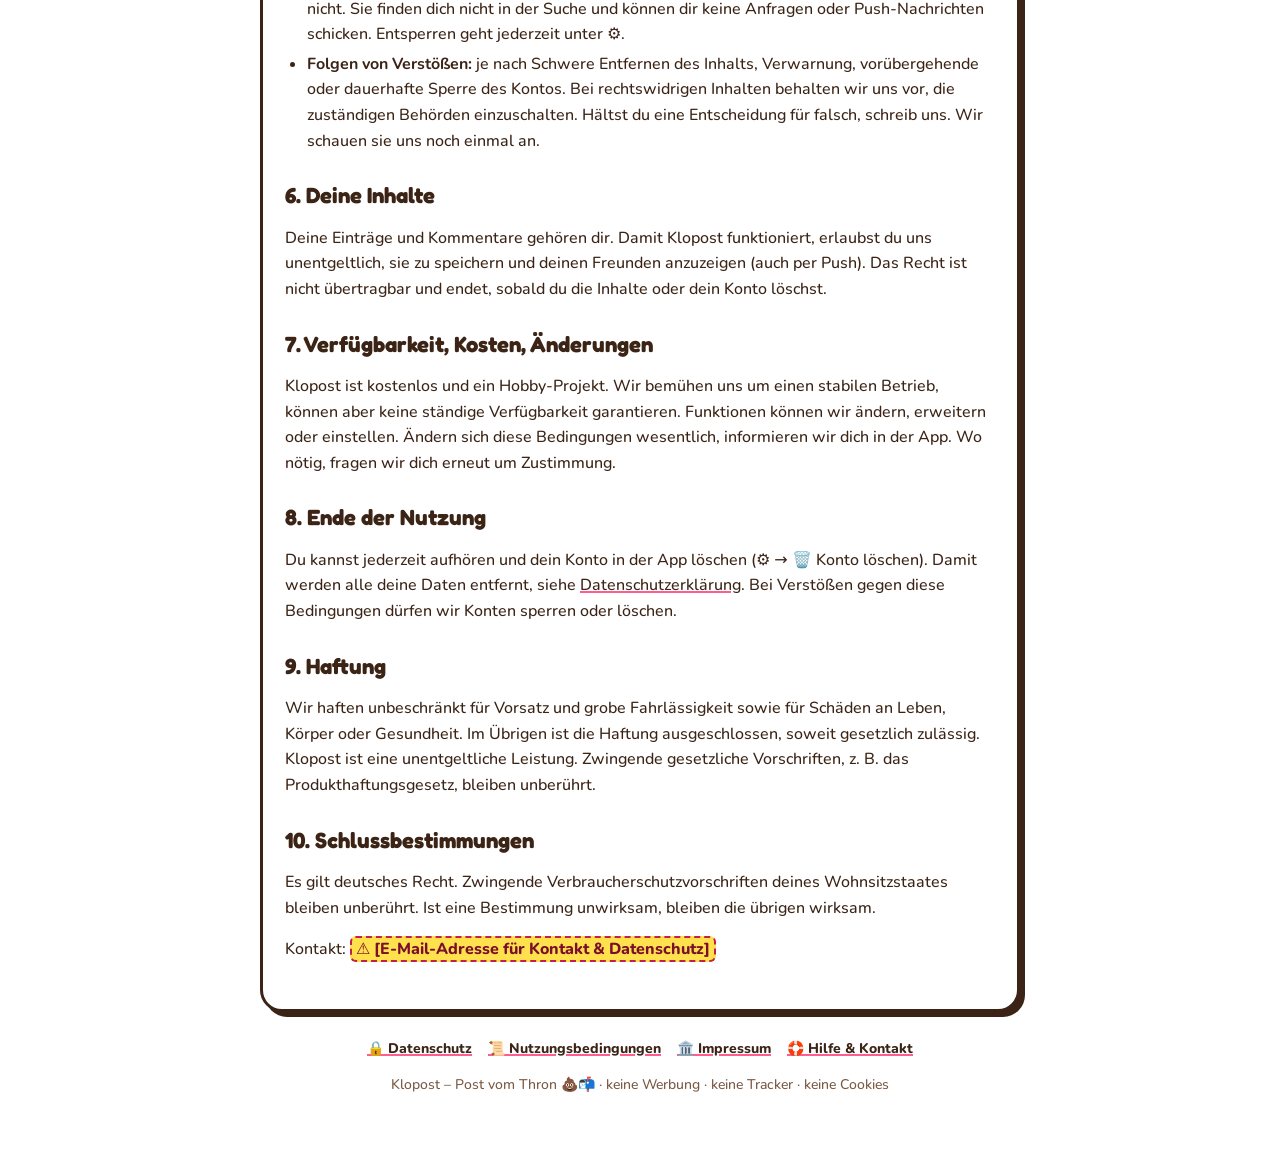
<file: nutzungsbedingungen.html>
<!doctype html>
<html lang="de"><head><meta charset="utf-8"><meta name="viewport" content="width=device-width,initial-scale=1,viewport-fit=cover">
<title>Nutzungsbedingungen &amp; Community-Regeln – Klopost</title><meta name="description" content="Nutzungsbedingungen und Community-Regeln von Klopost: Klo-Humor ja, Mobbing nein.">
<meta name="theme-color" content="#FFD23F"><link rel="icon" href="favicon.svg" type="image/svg+xml"><link rel="icon" href="favicon.ico" sizes="32x32">
<link rel="stylesheet" href="fonts/fonts.css"><link rel="stylesheet" href="legal.css"></head>
<body><header class="lh"><a href="./" class="home"><img src="icons/mark.svg" alt="" width="36" height="36"><span class="fred">Klo<b>post</b></span></a>
<a href="./" class="back">← zur App</a></header>
<main class="lm"><h1 class="fred">📜 Nutzungsbedingungen &amp; Community-Regeln</h1><p class="stand">Stand: 29. Oktober 2026</p>

<div class="tldr"><h2>🚽 Die Thron-Regeln in 5 Sekunden</h2><ul>
<li>Klo-Humor: <b>ja</b>. Andere fertigmachen: <b>nein</b>.</li>
<li>Ab <b>16</b>. Ein Konto pro Person. Dein Passwort bleibt dein Geheimnis.</li>
<li>Kein Medizinprodukt: Bei echten Beschwerden ab zum Arzt, nicht zu Klopost.</li>
<li>Siehst du Mist (also falschen Mist): <b>⋯ → 🚩 Melden</b> oder <b>🚫 Blockieren</b>.</li>
</ul></div>

<h2>1. Anbieter und Geltung</h2>
<p>Klopost (<a href="https://klopost.github.io/">klopost.github.io</a> und eine eventuelle App-Version) wird angeboten von <mark class="ph" title="Platzhalter – bitte ausfüllen">⚠️ [Vor- und Nachname]</mark>, <mark class="ph" title="Platzhalter – bitte ausfüllen">⚠️ [Straße Hausnummer, PLZ Ort, Land]</mark> (siehe <a href="impressum.html">Impressum</a>). Diese Bedingungen gelten für die Nutzung von Klopost. Mit der Registrierung erklärst du dich mit ihnen einverstanden.</p>

<h2>2. Was Klopost ist (und was nicht)</h2>
<p>Mit Klopost meldest du deinen Freunden zum Spaß, dass du auf der Toilette warst. Die Freunde bekommen eine Push-Nachricht und können reagieren. Klopost ist <b>kein Medizinprodukt</b> und ersetzt keine ärztliche Beratung. Hast du anhaltende Beschwerden, Blut im Stuhl oder starke Schmerzen, wende dich bitte an eine Ärztin oder einen Arzt, außerhalb der Sprechzeiten an den ärztlichen Bereitschaftsdienst <b>116 117</b> und im Notfall an <b>112</b>.</p>

<h2>3. Wer mitmachen darf</h2>
<ul>
<li>Du musst <b>mindestens 16 Jahre</b> alt sein.</li>
<li>Pro Person ein Konto. Konten dürfen nicht übertragen werden.</li>
<li>Halte dein Passwort geheim. Wir haben keine E-Mail von dir und können es deshalb nicht automatisch zurücksetzen.</li>
</ul>

<h2>4. Community-Regeln 💩</h2>
<p>Erlaubt und erwünscht: Klo-Humor, Wortspiele, Emojis und liebevolles Necken unter Freunden. <b>Nicht erlaubt</b> sind in Einträgen, Kommentaren, Namen und Profilen:</p>
<ul class="rules">
<li>🚫 Beleidigungen, Mobbing, Bedrohungen oder Bloßstellen anderer</li>
<li>🚫 Hass und Diskriminierung (z. B. wegen Herkunft, Religion, Geschlecht, sexueller Orientierung, Behinderung)</li>
<li>🚫 Sexuelle, pornografische oder anstößige Inhalte jenseits von harmlosem Klo-Humor</li>
<li>🚫 Gewaltverherrlichung, Selbstverletzung, Aufrufe zu Straftaten</li>
<li>🚫 Inhalte über andere Personen ohne deren Einverständnis (z. B. „Gerd aus der Buchhaltung hat …“) und fremde persönliche Daten</li>
<li>🚫 Fake-Profile, sich als jemand anderes ausgeben, Spam, Werbung, Kettenbriefe</li>
<li>🚫 Alles, was sonst gegen Gesetze verstößt (z. B. Urheberrecht, Persönlichkeitsrecht, Jugendschutz)</li>
</ul>
<p>Ein automatischer Filter ersetzt grobe Schimpfwörter durch 🤐. Er ist nicht perfekt. Verantwortlich für deine Inhalte bleibst du.</p>

<h2>5. Melden, Blockieren, Moderation</h2>
<ul>
<li><b>Melden:</b> Über ⋯ an einem Eintrag oder Profil meldest du Verstöße. Wir prüfen Meldungen <b>in der Regel innerhalb von 24 Stunden</b>.</li>
<li><b>Blockieren:</b> Blockierte Nutzer sind nicht mehr mit dir befreundet und sehen deine Einträge nicht. Sie finden dich nicht in der Suche und können dir keine Anfragen oder Push-Nachrichten schicken. Entsperren geht jederzeit unter ⚙️.</li>
<li><b>Folgen von Verstößen:</b> je nach Schwere Entfernen des Inhalts, Verwarnung, vorübergehende oder dauerhafte Sperre des Kontos. Bei rechtswidrigen Inhalten behalten wir uns vor, die zuständigen Behörden einzuschalten. Hältst du eine Entscheidung für falsch, schreib uns. Wir schauen sie uns noch einmal an.</li>
</ul>

<h2>6. Deine Inhalte</h2>
<p>Deine Einträge und Kommentare gehören dir. Damit Klopost funktioniert, erlaubst du uns unentgeltlich, sie zu speichern und deinen Freunden anzuzeigen (auch per Push). Das Recht ist nicht übertragbar und endet, sobald du die Inhalte oder dein Konto löschst.</p>

<h2>7. Verfügbarkeit, Kosten, Änderungen</h2>
<p>Klopost ist kostenlos und ein Hobby-Projekt. Wir bemühen uns um einen stabilen Betrieb, können aber keine ständige Verfügbarkeit garantieren. Funktionen können wir ändern, erweitern oder einstellen. Ändern sich diese Bedingungen wesentlich, informieren wir dich in der App. Wo nötig, fragen wir dich erneut um Zustimmung.</p>

<h2>8. Ende der Nutzung</h2>
<p>Du kannst jederzeit aufhören und dein Konto in der App löschen (⚙️ → 🗑️ Konto löschen). Damit werden alle deine Daten entfernt, siehe <a href="datenschutz.html">Datenschutzerklärung</a>. Bei Verstößen gegen diese Bedingungen dürfen wir Konten sperren oder löschen.</p>

<h2>9. Haftung</h2>
<p>Wir haften unbeschränkt für Vorsatz und grobe Fahrlässigkeit sowie für Schäden an Leben, Körper oder Gesundheit. Im Übrigen ist die Haftung ausgeschlossen, soweit gesetzlich zulässig. Klopost ist eine unentgeltliche Leistung. Zwingende gesetzliche Vorschriften, z. B. das Produkthaftungsgesetz, bleiben unberührt.</p>

<h2>10. Schlussbestimmungen</h2>
<p>Es gilt deutsches Recht. Zwingende Verbraucherschutzvorschriften deines Wohnsitzstaates bleiben unberührt. Ist eine Bestimmung unwirksam, bleiben die übrigen wirksam.</p>
<p>Kontakt: <mark class="ph" title="Platzhalter – bitte ausfüllen">⚠️ [E-Mail-Adresse für Kontakt & Datenschutz]</mark></p>

</main>
<footer class="lf"><nav><a href="datenschutz.html">🔒 Datenschutz</a><a href="nutzungsbedingungen.html">📜 Nutzungsbedingungen</a><a href="impressum.html">🏛️ Impressum</a><a href="support.html">🛟 Hilfe &amp; Kontakt</a></nav>
<p>Klopost – Post vom Thron 💩📬 · keine Werbung · keine Tracker · keine Cookies</p></footer></body></html>
</file>
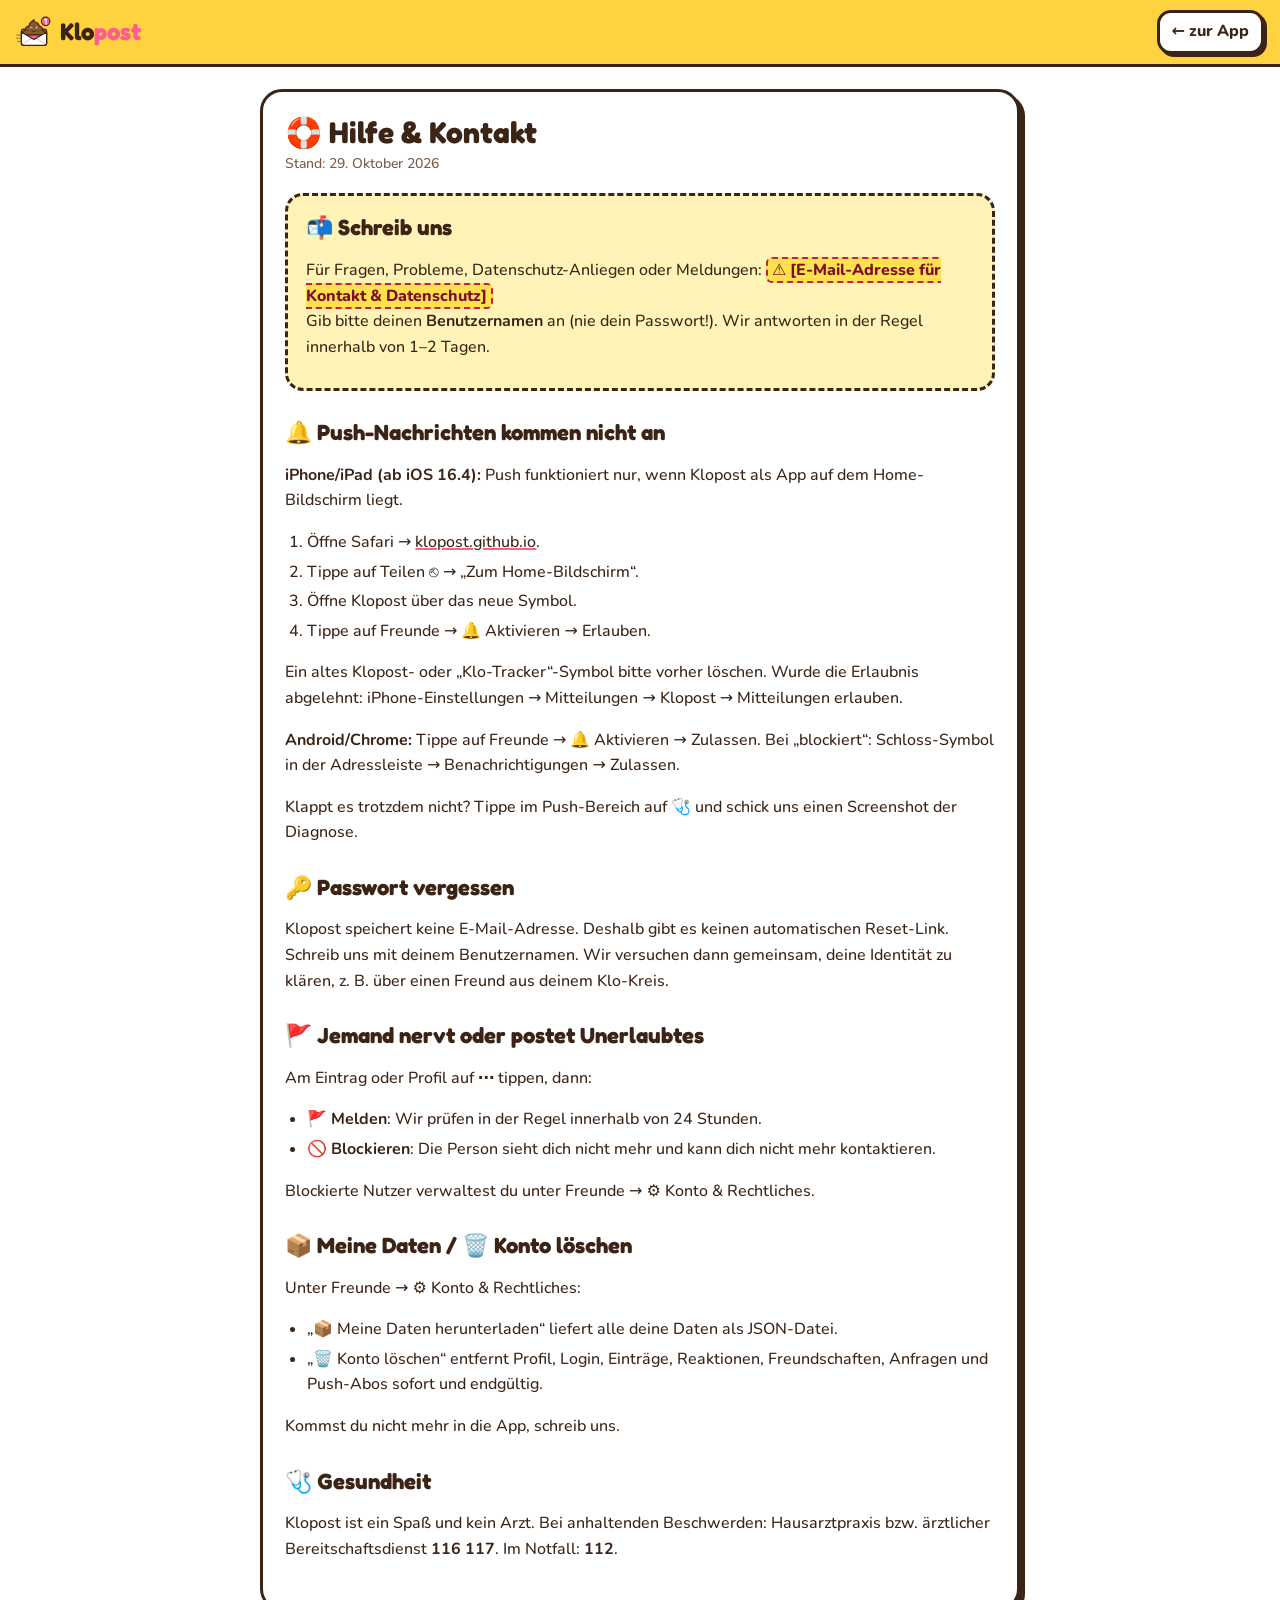
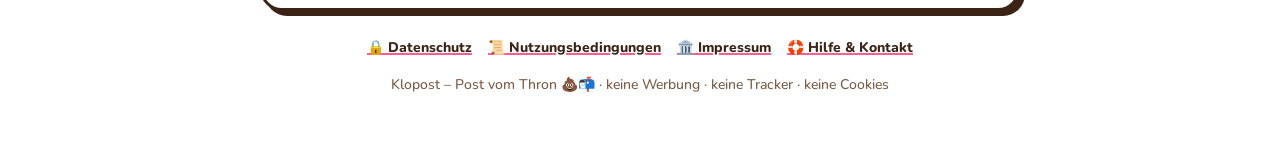
<file: support.html>
<!doctype html>
<html lang="de"><head><meta charset="utf-8"><meta name="viewport" content="width=device-width,initial-scale=1,viewport-fit=cover">
<title>Hilfe &amp; Kontakt – Klopost</title><meta name="description" content="Hilfe und Kontakt für Klopost: Push einrichten, Passwort, Melden &amp; Blockieren, Daten und Konto löschen.">
<meta name="theme-color" content="#FFD23F"><link rel="icon" href="favicon.svg" type="image/svg+xml"><link rel="icon" href="favicon.ico" sizes="32x32">
<link rel="stylesheet" href="fonts/fonts.css"><link rel="stylesheet" href="legal.css"></head>
<body><header class="lh"><a href="./" class="home"><img src="icons/mark.svg" alt="" width="36" height="36"><span class="fred">Klo<b>post</b></span></a>
<a href="./" class="back">← zur App</a></header>
<main class="lm"><h1 class="fred">🛟 Hilfe &amp; Kontakt</h1><p class="stand">Stand: 29. Oktober 2026</p>

<div class="tldr"><h2>📬 Schreib uns</h2><p>Für Fragen, Probleme, Datenschutz-Anliegen oder Meldungen: <b><mark class="ph" title="Platzhalter – bitte ausfüllen">⚠️ [E-Mail-Adresse für Kontakt & Datenschutz]</mark></b><br>Gib bitte deinen <b>Benutzernamen</b> an (nie dein Passwort!). Wir antworten in der Regel innerhalb von 1–2 Tagen.</p></div>

<h2>🔔 Push-Nachrichten kommen nicht an</h2>
<p><b>iPhone/iPad (ab iOS 16.4):</b> Push funktioniert nur, wenn Klopost als App auf dem Home-Bildschirm liegt.</p>
<ol>
<li>Öffne Safari → <a href="https://klopost.github.io/">klopost.github.io</a>.</li>
<li>Tippe auf Teilen ⎋ → „Zum Home-Bildschirm“.</li>
<li>Öffne Klopost über das neue Symbol.</li>
<li>Tippe auf Freunde → 🔔 Aktivieren → Erlauben.</li>
</ol>
<p>Ein altes Klopost- oder „Klo-Tracker“-Symbol bitte vorher löschen. Wurde die Erlaubnis abgelehnt: iPhone-Einstellungen → Mitteilungen → Klopost → Mitteilungen erlauben.</p>
<p><b>Android/Chrome:</b> Tippe auf Freunde → 🔔 Aktivieren → Zulassen. Bei „blockiert“: Schloss-Symbol in der Adressleiste → Benachrichtigungen → Zulassen.</p>
<p>Klappt es trotzdem nicht? Tippe im Push-Bereich auf 🩺 und schick uns einen Screenshot der Diagnose.</p>

<h2>🔑 Passwort vergessen</h2>
<p>Klopost speichert keine E-Mail-Adresse. Deshalb gibt es keinen automatischen Reset-Link. Schreib uns mit deinem Benutzernamen. Wir versuchen dann gemeinsam, deine Identität zu klären, z. B. über einen Freund aus deinem Klo-Kreis.</p>

<h2>🚩 Jemand nervt oder postet Unerlaubtes</h2>
<p>Am Eintrag oder Profil auf <b>⋯</b> tippen, dann:</p>
<ul>
<li><b>🚩 Melden</b>: Wir prüfen in der Regel innerhalb von 24 Stunden.</li>
<li><b>🚫 Blockieren</b>: Die Person sieht dich nicht mehr und kann dich nicht mehr kontaktieren.</li>
</ul>
<p>Blockierte Nutzer verwaltest du unter Freunde → ⚙️ Konto &amp; Rechtliches.</p>

<h2>📦 Meine Daten / 🗑️ Konto löschen</h2>
<p>Unter Freunde → ⚙️ Konto &amp; Rechtliches:</p>
<ul>
<li>„📦 Meine Daten herunterladen“ liefert alle deine Daten als JSON-Datei.</li>
<li>„🗑️ Konto löschen“ entfernt Profil, Login, Einträge, Reaktionen, Freundschaften, Anfragen und Push-Abos sofort und endgültig.</li>
</ul>
<p>Kommst du nicht mehr in die App, schreib uns.</p>

<h2>🩺 Gesundheit</h2>
<p>Klopost ist ein Spaß und kein Arzt. Bei anhaltenden Beschwerden: Hausarztpraxis bzw. ärztlicher Bereitschaftsdienst <b>116 117</b>. Im Notfall: <b>112</b>.</p>

</main>
<footer class="lf"><nav><a href="datenschutz.html">🔒 Datenschutz</a><a href="nutzungsbedingungen.html">📜 Nutzungsbedingungen</a><a href="impressum.html">🏛️ Impressum</a><a href="support.html">🛟 Hilfe &amp; Kontakt</a></nav>
<p>Klopost – Post vom Thron 💩📬 · keine Werbung · keine Tracker · keine Cookies</p></footer></body></html>
</file>
<file: fonts/fonts.css>
/* Selbst gehostet (keine Verbindung zu Google) – SIL Open Font License */
/* latin-ext */
@font-face {
  font-family: 'Fredoka';
  font-style: normal;
  font-weight: 500;
  font-stretch: 100%;
  font-display: swap;
  src: url(fredoka-latin-ext-4667f6.woff2) format('woff2');
  unicode-range: U+0100-02BA, U+02BD-02C5, U+02C7-02CC, U+02CE-02D7, U+02DD-02FF, U+0304, U+0308, U+0329, U+1D00-1DBF, U+1E00-1E9F, U+1EF2-1EFF, U+2020, U+20A0-20AB, U+20AD-20C4, U+2113, U+2C60-2C7F, U+A720-A7FF;
}
/* latin */
@font-face {
  font-family: 'Fredoka';
  font-style: normal;
  font-weight: 500;
  font-stretch: 100%;
  font-display: swap;
  src: url(fredoka-latin-11adc6.woff2) format('woff2');
  unicode-range: U+0000-00FF, U+0131, U+0152-0153, U+02BB-02BC, U+02C6, U+02DA, U+02DC, U+0304, U+0308, U+0329, U+2000-206F, U+20AC, U+2122, U+2191, U+2193, U+2212, U+2215, U+FEFF, U+FFFD;
}
/* latin-ext */
@font-face {
  font-family: 'Fredoka';
  font-style: normal;
  font-weight: 600;
  font-stretch: 100%;
  font-display: swap;
  src: url(fredoka-latin-ext-4667f6.woff2) format('woff2');
  unicode-range: U+0100-02BA, U+02BD-02C5, U+02C7-02CC, U+02CE-02D7, U+02DD-02FF, U+0304, U+0308, U+0329, U+1D00-1DBF, U+1E00-1E9F, U+1EF2-1EFF, U+2020, U+20A0-20AB, U+20AD-20C4, U+2113, U+2C60-2C7F, U+A720-A7FF;
}
/* latin */
@font-face {
  font-family: 'Fredoka';
  font-style: normal;
  font-weight: 600;
  font-stretch: 100%;
  font-display: swap;
  src: url(fredoka-latin-11adc6.woff2) format('woff2');
  unicode-range: U+0000-00FF, U+0131, U+0152-0153, U+02BB-02BC, U+02C6, U+02DA, U+02DC, U+0304, U+0308, U+0329, U+2000-206F, U+20AC, U+2122, U+2191, U+2193, U+2212, U+2215, U+FEFF, U+FFFD;
}
/* latin-ext */
@font-face {
  font-family: 'Fredoka';
  font-style: normal;
  font-weight: 700;
  font-stretch: 100%;
  font-display: swap;
  src: url(fredoka-latin-ext-4667f6.woff2) format('woff2');
  unicode-range: U+0100-02BA, U+02BD-02C5, U+02C7-02CC, U+02CE-02D7, U+02DD-02FF, U+0304, U+0308, U+0329, U+1D00-1DBF, U+1E00-1E9F, U+1EF2-1EFF, U+2020, U+20A0-20AB, U+20AD-20C4, U+2113, U+2C60-2C7F, U+A720-A7FF;
}
/* latin */
@font-face {
  font-family: 'Fredoka';
  font-style: normal;
  font-weight: 700;
  font-stretch: 100%;
  font-display: swap;
  src: url(fredoka-latin-11adc6.woff2) format('woff2');
  unicode-range: U+0000-00FF, U+0131, U+0152-0153, U+02BB-02BC, U+02C6, U+02DA, U+02DC, U+0304, U+0308, U+0329, U+2000-206F, U+20AC, U+2122, U+2191, U+2193, U+2212, U+2215, U+FEFF, U+FFFD;
}
/* latin-ext */
@font-face {
  font-family: 'Nunito';
  font-style: normal;
  font-weight: 500;
  font-display: swap;
  src: url(nunito-latin-ext-012b61.woff2) format('woff2');
  unicode-range: U+0100-02BA, U+02BD-02C5, U+02C7-02CC, U+02CE-02D7, U+02DD-02FF, U+0304, U+0308, U+0329, U+1D00-1DBF, U+1E00-1E9F, U+1EF2-1EFF, U+2020, U+20A0-20AB, U+20AD-20C4, U+2113, U+2C60-2C7F, U+A720-A7FF;
}
/* latin */
@font-face {
  font-family: 'Nunito';
  font-style: normal;
  font-weight: 500;
  font-display: swap;
  src: url(nunito-latin-798ec6.woff2) format('woff2');
  unicode-range: U+0000-00FF, U+0131, U+0152-0153, U+02BB-02BC, U+02C6, U+02DA, U+02DC, U+0304, U+0308, U+0329, U+2000-206F, U+20AC, U+2122, U+2191, U+2193, U+2212, U+2215, U+FEFF, U+FFFD;
}
/* latin-ext */
@font-face {
  font-family: 'Nunito';
  font-style: normal;
  font-weight: 700;
  font-display: swap;
  src: url(nunito-latin-ext-012b61.woff2) format('woff2');
  unicode-range: U+0100-02BA, U+02BD-02C5, U+02C7-02CC, U+02CE-02D7, U+02DD-02FF, U+0304, U+0308, U+0329, U+1D00-1DBF, U+1E00-1E9F, U+1EF2-1EFF, U+2020, U+20A0-20AB, U+20AD-20C4, U+2113, U+2C60-2C7F, U+A720-A7FF;
}
/* latin */
@font-face {
  font-family: 'Nunito';
  font-style: normal;
  font-weight: 700;
  font-display: swap;
  src: url(nunito-latin-798ec6.woff2) format('woff2');
  unicode-range: U+0000-00FF, U+0131, U+0152-0153, U+02BB-02BC, U+02C6, U+02DA, U+02DC, U+0304, U+0308, U+0329, U+2000-206F, U+20AC, U+2122, U+2191, U+2193, U+2212, U+2215, U+FEFF, U+FFFD;
}
/* latin-ext */
@font-face {
  font-family: 'Nunito';
  font-style: normal;
  font-weight: 800;
  font-display: swap;
  src: url(nunito-latin-ext-012b61.woff2) format('woff2');
  unicode-range: U+0100-02BA, U+02BD-02C5, U+02C7-02CC, U+02CE-02D7, U+02DD-02FF, U+0304, U+0308, U+0329, U+1D00-1DBF, U+1E00-1E9F, U+1EF2-1EFF, U+2020, U+20A0-20AB, U+20AD-20C4, U+2113, U+2C60-2C7F, U+A720-A7FF;
}
/* latin */
@font-face {
  font-family: 'Nunito';
  font-style: normal;
  font-weight: 800;
  font-display: swap;
  src: url(nunito-latin-798ec6.woff2) format('woff2');
  unicode-range: U+0000-00FF, U+0131, U+0152-0153, U+02BB-02BC, U+02C6, U+02DA, U+02DC, U+0304, U+0308, U+0329, U+2000-206F, U+20AC, U+2122, U+2191, U+2193, U+2212, U+2215, U+FEFF, U+FFFD;
}
</file>
<file: app.css>
:root{
  --ink:#3B2416; --ink2:#7A5A44; --bg:#FFF6E9; --card:#fff;
  --yellow:#FFD23F; --pink:#FF5D8F; --mint:#3DDC97; --sky:#4CC9F0; --orange:#FF8A3D; --purple:#9B5DE5;
  --poop:#8B5A2B; --line:3px solid var(--ink); --r:22px; --shadow:4px 4px 0 var(--ink);
  --safe-b:env(safe-area-inset-bottom,0px); --safe-t:env(safe-area-inset-top,0px);
}
*{box-sizing:border-box;-webkit-tap-highlight-color:transparent}
html,body{margin:0;overflow-x:hidden;min-height:100%;color:var(--ink);font-family:Nunito,system-ui,sans-serif;font-weight:700}
body{
  background-color:var(--bg);
  /* Badezimmer-Fliesen */
  background-image:
    linear-gradient(rgba(76,201,240,.13) 2px,transparent 2px),
    linear-gradient(90deg,rgba(76,201,240,.13) 2px,transparent 2px);
  background-size:44px 44px;
  overscroll-behavior-y:contain;
}
h1,h2,h3,.fred{font-family:Fredoka,Nunito,sans-serif;margin:0}
button{font:inherit;color:inherit;cursor:pointer;border:none;background:none}
input,textarea{font:inherit;color:var(--ink)}
.hidden{display:none!important}
#app{max-width:520px;margin:0 auto;min-height:100vh;position:relative}

/* Boot */
.boot{height:100vh;display:grid;place-content:center;text-align:center}
.boot-poop{font-size:72px;animation:wobble 1s infinite ease-in-out}

/* Buttons */
.btn{display:inline-flex;align-items:center;justify-content:center;gap:8px;padding:14px 20px;border:var(--line);border-radius:16px;background:var(--yellow);box-shadow:var(--shadow);font-family:Fredoka;font-size:18px;font-weight:600;transition:transform .08s,box-shadow .08s}
.btn:active{transform:translate(3px,3px);box-shadow:1px 1px 0 var(--ink)}
.btn.pink{background:var(--pink);color:#fff}.btn.mint{background:var(--mint)}.btn.sky{background:var(--sky)}.btn.white{background:#fff}
.btn.block{width:100%}.btn.small{padding:8px 12px;font-size:15px;border-radius:12px;box-shadow:3px 3px 0 var(--ink)}
.btn:disabled{opacity:.55}
.link{text-decoration:underline;color:var(--ink2);font-weight:800}

.card{background:var(--card);border:var(--line);border-radius:var(--r);box-shadow:var(--shadow);padding:16px}
.muted{color:var(--ink2);font-weight:600}
.row{display:flex;align-items:center;gap:10px}
.spacer{flex:1}

/* Auth */
.auth{padding:28px 18px calc(30px + var(--safe-b));padding-top:calc(28px + var(--safe-t))}
.logo{display:flex;align-items:center;gap:10px;justify-content:center}
.logo .throne{font-size:64px;position:relative;animation:wobble 2.2s infinite ease-in-out}
.logo h1{font-size:40px;line-height:1;letter-spacing:-.5px}
.logo h1 span{color:var(--pink)}
.tagline{text-align:center;margin:8px 0 20px;font-size:17px}
.invite-banner{background:var(--mint);border:var(--line);border-radius:18px;padding:12px 14px;margin-bottom:16px;box-shadow:var(--shadow);display:flex;gap:10px;align-items:center}
.invite-banner .big{font-size:36px}
.tabs{display:flex;background:#fff;border:var(--line);border-radius:16px;padding:4px;margin-bottom:14px}
.tabs button{flex:1;padding:10px;border-radius:11px;font-family:Fredoka;font-size:17px}
.tabs button.on{background:var(--ink);color:#fff}
label.f{display:block;margin:12px 0 6px;font-size:14px;text-transform:uppercase;letter-spacing:.6px;color:var(--ink2)}
.inp{width:100%;padding:13px 14px;border:var(--line);border-radius:14px;background:#fff;font-size:17px;outline:none}
.inp:focus{box-shadow:0 0 0 4px var(--yellow)}
.emoji-grid{display:grid;grid-template-columns:repeat(8,1fr);gap:6px}
.emoji-grid{grid-template-columns:repeat(auto-fill,minmax(38px,1fr))}
.emoji-grid button{font-size:24px;aspect-ratio:1;border-radius:12px;border:2px solid transparent;background:#fff;padding:0;min-width:0;line-height:1}
.emoji-grid button.on{border:var(--line);background:var(--yellow);transform:scale(1.08)}
.err{color:#d62246;margin-top:10px;min-height:20px}
.fineprint{font-size:13px;text-align:center;margin-top:16px}

/* Header */
.top{position:sticky;top:0;z-index:20;padding:calc(10px + var(--safe-t)) 16px 10px;display:flex;align-items:center;gap:10px;background:rgba(255,246,233,.88);backdrop-filter:blur(10px);-webkit-backdrop-filter:blur(10px);border-bottom:3px solid var(--ink)}
.top h1{font-size:25px}.top h1 span{color:var(--pink)}
.top .bell{font-size:22px;width:42px;height:42px;border:var(--line);border-radius:12px;background:#fff;box-shadow:3px 3px 0 var(--ink);position:relative}
.top .bell.off::after{content:"";position:absolute;left:6px;right:6px;top:50%;height:3px;background:var(--pink);transform:rotate(-40deg)}
.view{padding:16px 14px calc(120px + var(--safe-b))}

/* Hero */
.hero{background:var(--yellow);text-align:center;position:relative;overflow:hidden}
.hero .status{font-size:15px;margin-bottom:6px}
.hero h2{font-size:24px;margin-bottom:10px}
.bigbtn{position:relative;width:190px;height:190px;border-radius:50%;border:4px solid var(--ink);background:radial-gradient(circle at 35% 30%,#fff 0,#ffe9a3 35%,var(--orange) 100%);box-shadow:6px 6px 0 var(--ink);display:grid;place-content:center;margin:6px auto 10px;transition:transform .1s}
.bigbtn .p{font-size:84px;line-height:1;display:block;animation:wobble 2.4s infinite ease-in-out;filter:drop-shadow(2px 4px 0 rgba(0,0,0,.15))}
.bigbtn .t{font-family:Fredoka;font-weight:700;font-size:17px;margin-top:2px}
.bigbtn:active{transform:scale(.93) translate(3px,3px);box-shadow:2px 2px 0 var(--ink)}
.bigbtn::before{content:"";position:absolute;inset:-14px;border-radius:50%;border:3px dashed var(--ink);opacity:.25;animation:spin 18s linear infinite}
.hero-stats{display:flex;gap:8px;justify-content:center;flex-wrap:wrap}
.pill{display:inline-flex;align-items:center;gap:5px;padding:5px 10px;border:2px solid var(--ink);border-radius:99px;background:#fff;font-size:14px}
.quick{font-size:14px;margin-top:8px}

/* Feed */
.section-title{display:flex;align-items:center;justify-content:space-between;margin:22px 4px 10px}
.section-title h3{font-size:21px}
.post{margin-bottom:14px;animation:pop .35s ease-out}
.post.hl{box-shadow:0 0 0 5px var(--pink),var(--shadow)}
.post .who{display:flex;align-items:center;gap:10px}
.ava{width:46px;height:46px;flex:none;border-radius:14px;border:var(--line);display:grid;place-content:center;font-size:26px;background:var(--sky)}
.post .name{font-family:Fredoka;font-size:18px;line-height:1.1}
.post .time{font-size:13px;color:var(--ink2)}
.post .headline{font-family:Fredoka;font-weight:600;font-size:19px;margin:12px 0 10px;line-height:1.25}
.chips{display:flex;flex-wrap:wrap;gap:6px}
.chip{display:inline-flex;align-items:center;gap:4px;padding:5px 9px;border-radius:10px;background:#FFF1D6;border:2px solid #EED9B4;font-size:14px}
.pbar{height:12px;border-radius:99px;border:2px solid var(--ink);background:#fff;overflow:hidden;margin-top:10px;position:relative}
.pbar i{display:block;height:100%;background:linear-gradient(90deg,var(--mint),var(--yellow),var(--orange),var(--pink))}
.plabel{font-size:12px;color:var(--ink2);margin-top:3px}
.comment{margin-top:10px;padding:10px 12px;background:#F4F0FF;border-radius:12px;border:2px dashed var(--purple);font-style:italic}
.reacts{display:flex;gap:6px;flex-wrap:wrap;margin-top:12px}
.reacts button{padding:6px 10px;border-radius:99px;border:2px solid var(--ink);background:#fff;font-size:16px;display:inline-flex;gap:4px;align-items:center;transition:transform .1s}
.reacts button b{font-size:13px}
.reacts button.on{background:var(--yellow);box-shadow:2px 2px 0 var(--ink)}
.reacts button:active{transform:scale(1.25)}
.post .del{font-size:13px;color:var(--ink2);margin-left:auto}
.empty{text-align:center;padding:26px 16px}
.empty .big{font-size:60px}

/* Bottom nav */
.nav{position:fixed;left:50%;transform:translateX(-50%);bottom:calc(12px + var(--safe-b));width:min(500px,calc(100% - 20px));z-index:30;display:flex;align-items:center;justify-content:space-around;background:#fff;border:var(--line);border-radius:24px;box-shadow:var(--shadow);padding:6px}
.nav button{flex:1;display:flex;flex-direction:column;align-items:center;font-size:11px;padding:6px 0;border-radius:16px;gap:1px;color:var(--ink2)}
.nav button span{font-size:23px;filter:grayscale(.6);transition:transform .15s}
.nav button.on{color:var(--ink)}
.nav button.on span{filter:none;transform:translateY(-2px) scale(1.12)}
.nav .fab{flex:none;width:66px;height:66px;margin-top:-34px;border-radius:50%;background:var(--pink);border:var(--line);box-shadow:3px 3px 0 var(--ink);font-size:34px;display:grid;place-content:center;animation:pulse 2.5s infinite}
.nav .fab:active{transform:scale(.9)}

/* Sheet */
.backdrop{position:fixed;inset:0;background:rgba(59,36,22,.45);z-index:50;animation:fade .2s}
.sheet{position:fixed;left:50%;bottom:0;transform:translateX(-50%);width:min(520px,100%);max-height:92vh;overflow-y:auto;z-index:51;background:var(--bg);border:var(--line);border-bottom:none;border-radius:28px 28px 0 0;padding:10px 16px calc(24px + var(--safe-b));animation:up .28s cubic-bezier(.2,1.3,.4,1)}
.sheet .grab{width:52px;height:6px;border-radius:9px;background:var(--ink);opacity:.3;margin:2px auto 12px}
.sheet h2{font-size:26px;text-align:center}
.sheet .sub{text-align:center;margin:4px 0 6px}
.q{margin-top:18px}
.q h4{font-family:Fredoka;font-size:18px;margin:0 0 8px;display:flex;justify-content:space-between;align-items:baseline}
.q h4 small{font-family:Nunito;font-size:13px;color:var(--ink2)}
.shapes{display:flex;gap:10px;overflow-x:auto;padding:4px 4px 10px;scroll-snap-type:x mandatory}
.shape{flex:none;width:112px;scroll-snap-align:start;background:#fff;border:var(--line);border-radius:18px;padding:10px 8px;text-align:center;box-shadow:3px 3px 0 var(--ink);transition:transform .12s}
.shape .e{font-size:38px;display:block}
.shape b{display:block;font-family:Fredoka;font-size:15px;line-height:1.1;margin-top:4px}
.shape small{display:block;font-size:11px;color:var(--ink2);margin-top:3px;line-height:1.15}
.shape .n{font-size:11px;opacity:.6}
.shape.on{background:var(--yellow);transform:translateY(-4px) rotate(-2deg)}
.opts{display:flex;flex-wrap:wrap;gap:8px}
.opt{padding:9px 12px;border:2px solid var(--ink);border-radius:13px;background:#fff;font-size:15px}
.opt.on{background:var(--sky);box-shadow:2px 2px 0 var(--ink);transform:translateY(-1px)}
.press{background:#fff;border:var(--line);border-radius:18px;padding:12px 14px}
.press .face{font-size:44px;height:64px;display:grid;place-content:center;text-align:center;transition:transform .15s}
.press .lbl{text-align:center;font-family:Fredoka;font-size:18px;margin-bottom:8px}
input[type=range]{-webkit-appearance:none;appearance:none;width:100%;height:18px;border-radius:99px;border:2px solid var(--ink);background:linear-gradient(90deg,var(--mint),var(--yellow),var(--orange),var(--pink));outline:none}
input[type=range]::-webkit-slider-thumb{-webkit-appearance:none;width:34px;height:34px;border-radius:50%;background:#fff;border:3px solid var(--ink);box-shadow:2px 2px 0 var(--ink)}
input[type=range]::-moz-range-thumb{width:30px;height:30px;border-radius:50%;background:#fff;border:3px solid var(--ink)}
.stepper{display:flex;align-items:center;gap:12px;background:#fff;border:var(--line);border-radius:18px;padding:10px 12px}
.stepper button{width:48px;height:48px;border-radius:14px;border:var(--line);background:var(--yellow);font-size:26px;font-family:Fredoka;box-shadow:2px 2px 0 var(--ink)}
.stepper .num{font-family:Fredoka;font-size:36px;width:52px;text-align:center}
.stepper .toilets{flex:1;font-size:18px;line-height:1.1;word-break:break-all}
.stepper .toilets small{display:block;font-size:13px;color:var(--ink2);word-break:normal}
.stars{display:flex;justify-content:center;gap:6px}
.stars button{font-size:38px;filter:grayscale(1) opacity(.35);transition:transform .15s}
.stars button.on{filter:none;transform:scale(1.1) rotate(-6deg)}
.sheet-actions{position:sticky;bottom:calc(-24px - var(--safe-b));background:linear-gradient(transparent,var(--bg) 30%);padding:18px 0 4px;margin-top:10px}

/* Leaderboard */
.seg{display:flex;gap:6px;margin:0 0 14px}
.seg button{flex:1;padding:9px;border:2px solid var(--ink);border-radius:12px;background:#fff;font-family:Fredoka}
.seg button.on{background:var(--ink);color:#fff}
.board{margin-bottom:14px}
.board h3{font-size:19px;margin-bottom:2px}
.board .desc{font-size:13px;margin-bottom:10px}
.rank{display:flex;align-items:center;gap:10px;padding:8px 0;border-top:2px dashed #EED9B4}
.rank:first-of-type{border-top:none}
.rank .pos{width:30px;text-align:center;font-family:Fredoka;font-size:20px}
.rank .ava{width:38px;height:38px;font-size:21px;border-radius:11px}
.rank .nm{flex:1}.rank .val{font-family:Fredoka;font-size:19px}
.rank.me{background:#FFF6D1;border-radius:12px;padding-left:4px;padding-right:6px}
.clock{display:flex;align-items:flex-end;gap:2px;height:90px;margin-top:8px}
.clock i{flex:1;background:var(--poop);border-radius:4px 4px 0 0;min-height:3px;border:1.5px solid var(--ink);border-bottom:none}
.clock-l{display:flex;justify-content:space-between;font-size:11px;color:var(--ink2);margin-top:3px}

/* Badges */
.badges{display:grid;grid-template-columns:repeat(3,1fr);gap:10px}
.badge{background:#fff;border:var(--line);border-radius:18px;padding:12px 6px;text-align:center;box-shadow:3px 3px 0 var(--ink);position:relative}
.badge .e{font-size:36px;display:block}
.badge b{display:block;font-family:Fredoka;font-size:14px;line-height:1.1;margin-top:4px}
.badge small{display:block;font-size:11px;color:var(--ink2);margin-top:3px;line-height:1.2}
.badge.locked{background:#F2EBE0;box-shadow:none;border-style:dashed}
.badge.locked .e{filter:grayscale(1) opacity(.35)}
.badge .prog{height:6px;border-radius:9px;background:#E3D6C3;margin:6px 8px 0;overflow:hidden}
.badge .prog i{display:block;height:100%;background:var(--mint)}
.badge-count{font-size:42px;font-family:Fredoka;text-align:center}

/* Profile */
.me-card{text-align:center;background:var(--sky)}
.me-card .ava{width:84px;height:84px;font-size:50px;border-radius:24px;margin:0 auto 8px;background:#fff}
.statgrid{display:grid;grid-template-columns:repeat(3,1fr);gap:8px;margin-top:12px}
.stat{background:#fff;border:2px solid var(--ink);border-radius:14px;padding:8px 4px}
.stat b{display:block;font-family:Fredoka;font-size:22px}.stat small{font-size:11px;color:var(--ink2)}
.invite-box{background:var(--mint)}
.code{font-family:Fredoka;font-size:32px;letter-spacing:6px;text-align:center;background:#fff;border:var(--line);border-radius:14px;padding:8px;margin:10px 0}
.friend{display:flex;align-items:center;gap:10px;padding:10px 0;border-top:2px dashed #EED9B4}
.friend:first-child{border-top:none}
.friend .nm{flex:1;line-height:1.15}.friend .nm small{display:block;font-size:12px;color:var(--ink2)}
.hint{background:#FFF1D6;border:2px dashed var(--orange);border-radius:14px;padding:10px 12px;font-size:14px;margin-top:10px}
.push-state{font-size:14px;margin:6px 0 10px}
.ok{color:#14905a}.bad{color:#d62246}

/* Toast */
#toasts{position:fixed;top:calc(12px + var(--safe-t));left:0;right:0;z-index:100;display:flex;flex-direction:column;align-items:center;gap:8px;pointer-events:none}
.toast{max-width:92%;background:var(--ink);color:#fff;padding:12px 16px;border-radius:16px;font-size:15px;box-shadow:4px 4px 0 var(--pink);animation:drop .35s cubic-bezier(.2,1.4,.4,1)}

/* FX */
#fx{position:fixed;inset:0;pointer-events:none;z-index:90;overflow:hidden}
.drop{position:absolute;top:-60px;font-size:34px;animation:fall linear forwards}
.flush{position:fixed;inset:0;z-index:89;display:grid;place-content:center;background:radial-gradient(circle,rgba(76,201,240,.0) 0,rgba(76,201,240,.0) 30%,rgba(76,201,240,.0) 100%);animation:flushbg 1.6s ease-out forwards;pointer-events:none}
.flush .swirl{font-size:120px;animation:swirl 1.4s cubic-bezier(.6,0,.4,1) forwards}
.unlock{position:fixed;left:50%;top:50%;transform:translate(-50%,-50%);z-index:95;width:min(330px,88vw);text-align:center;background:var(--yellow);animation:popin .45s cubic-bezier(.2,1.6,.4,1)}
.unlock .e{font-size:76px;animation:wobble 1.4s infinite}
.unlock h3{font-size:24px;margin:6px 0}

@keyframes wobble{0%,100%{transform:rotate(-6deg) scale(1)}50%{transform:rotate(6deg) scale(1.06)}}
@keyframes spin{to{transform:rotate(360deg)}}
@keyframes pulse{0%,100%{box-shadow:3px 3px 0 var(--ink),0 0 0 0 rgba(255,93,143,.55)}60%{box-shadow:3px 3px 0 var(--ink),0 0 0 14px rgba(255,93,143,0)}}
@keyframes pop{from{transform:scale(.94);opacity:0}to{transform:none;opacity:1}}
@keyframes popin{from{transform:translate(-50%,-50%) scale(.3) rotate(-20deg);opacity:0}to{transform:translate(-50%,-50%);opacity:1}}
@keyframes fade{from{opacity:0}}
@keyframes up{from{transform:translate(-50%,100%)}}
@keyframes drop{from{transform:translateY(-40px);opacity:0}}
@keyframes fall{to{transform:translateY(115vh) rotate(var(--rot,360deg))}}
@keyframes swirl{0%{transform:scale(1) rotate(0);opacity:1}100%{transform:scale(0) rotate(1080deg);opacity:0}}
@keyframes flushbg{0%{background:radial-gradient(circle,rgba(76,201,240,.0),rgba(76,201,240,.0))}30%{background:radial-gradient(circle,rgba(76,201,240,.15) 0,rgba(76,201,240,.65) 70%)}100%{background:radial-gradient(circle,rgba(76,201,240,0),rgba(76,201,240,0));opacity:0}}
/* --- Form/Konsistenz-Erklärungen --- */
button.chip{font:inherit;font-size:14px;color:inherit;cursor:pointer}
.chip.xtra{background:#E9F7FF;border-color:#BFE3F5}
.info-btn{font-family:Nunito;font-size:13px;font-weight:800;padding:5px 10px;border:2px solid var(--ink);border-radius:999px;background:#fff;box-shadow:2px 2px 0 var(--ink);color:var(--ink);white-space:nowrap}
.info-btn:active{transform:translate(2px,2px);box-shadow:none}
.grp-l{font-family:Fredoka;font-size:14px;margin:6px 2px 2px;opacity:.85}
.grp-l small{font-family:Nunito;font-size:12px;color:var(--ink2);margin-left:4px}
.shape.special{background:#F3EAFF}
.shape.special.on{background:var(--yellow)}
.explain{margin-top:8px;padding:10px 12px;border:2px dashed var(--ink);border-radius:14px;background:#fff;font-size:14px;line-height:1.35;min-height:44px;animation:fade .2s}
.explain .xh,.lg-item .xh{display:flex;align-items:center;gap:6px;flex-wrap:wrap;margin-bottom:3px}
.explain .xe{font-size:24px}
.explain .xh b,.lg-item .xh b{font-family:Fredoka;font-size:16px}
.tag{font-size:11px;font-weight:800;padding:2px 7px;border-radius:999px;background:#FFF1D6;border:1.5px solid #EED9B4;display:inline-flex;align-items:center}
.ex{margin-top:5px;font-size:13px;color:var(--ink2)}
.ex i{font-style:normal;font-weight:700;color:var(--ink)}
.hard{display:inline-block;width:64px;height:8px;border-radius:9px;background:linear-gradient(90deg,#9ad1ff,#ffd23f,#8b5a2b);opacity:.35;position:relative;overflow:hidden;vertical-align:middle}
.tag .hard{opacity:1;background:#eee}
.hard i{position:absolute;left:0;top:0;bottom:0;background:linear-gradient(90deg,#4CC9F0,#FFD23F,#8B5A2B);border-radius:9px}
.cons-scale{display:flex;justify-content:space-between;font-size:12px;font-weight:800;color:var(--ink2);margin:0 2px 6px;padding-bottom:4px;border-bottom:3px solid;border-image:linear-gradient(90deg,#8B5A2B,#FFD23F,#4CC9F0) 1}
.legend{position:fixed;left:50%;top:50%;transform:translate(-50%,-50%);z-index:61;width:min(480px,94vw);max-height:86vh;display:flex;flex-direction:column;animation:popin .3s cubic-bezier(.2,1.4,.4,1)}
.lg-head{display:flex;justify-content:space-between;align-items:center}
.lg-head h3{margin:0;font-size:21px}
.lg-head .x{border:2px solid var(--ink);background:#fff;border-radius:50%;width:36px;height:36px;font-size:16px;flex:none}
.lg-list{overflow-y:auto;display:flex;flex-direction:column;gap:8px;padding:2px 2px 6px;-webkit-overflow-scrolling:touch}
.lg-item{display:flex;gap:10px;text-align:left;align-items:flex-start;background:#fff;border:2px solid var(--ink);border-radius:14px;padding:9px 10px;font:inherit;color:inherit}
.lg-item:active{background:var(--yellow)}
.lg-item>.xe{font-size:30px;line-height:1}
.lg-d{font-size:14px;line-height:1.3}
/* Klopost-Logo */
.applogo{width:96px;height:96px;filter:drop-shadow(4px 4px 0 var(--ink));animation:wobble 2.6s infinite ease-in-out;border-radius:26px}
.hlogo{width:38px;height:38px;margin-right:4px;flex:none}
.top h1{display:inline-flex;align-items:center}
/* Freunde-Suche & Anfragen */
.nav button{position:relative}
.nbadge{position:absolute;top:0;right:calc(50% - 26px);min-width:20px;height:20px;padding:0 5px;border-radius:999px;background:var(--pink);color:#fff;font:800 12px/16px Nunito;font-style:normal;border:2px solid var(--ink);animation:wobble 1.6s infinite}
.search-wrap{position:relative}
.search-wrap .mag{position:absolute;left:13px;top:50%;transform:translateY(-50%);font-size:18px;pointer-events:none}
.search-wrap .inp{padding-left:42px;padding-right:42px}
.search-wrap .inp::-webkit-search-cancel-button{display:none}
.search-wrap .clr{position:absolute;right:8px;top:50%;transform:translateY(-50%);width:30px;height:30px;border-radius:50%;background:#F2EBE0;font-size:14px}
.fresults{margin-top:6px}
.fresults:empty{display:none}
.hint-s{padding:10px 2px;font-size:14px}
.empty-s{text-align:center;padding:14px 4px 6px;color:var(--ink2);font-size:14px}
.person .acts{display:flex;gap:6px;align-items:center;flex:none}
.person .btn.small{padding:7px 10px;font-size:14px}
.pill{font-size:12px;font-weight:800;padding:5px 9px;border-radius:999px;border:2px solid var(--ink);white-space:nowrap}
.st-friends{background:var(--mint)}
.st-sent{background:#FFF1D6;border-style:dashed}
.req-card{background:var(--yellow);margin-bottom:14px;animation:popin2 .4s cubic-bezier(.2,1.5,.4,1)}
.req-card .friend{border-top-color:rgba(59,36,22,.25)}
.req-h{font-size:21px;display:flex;align-items:center;gap:8px;margin:0}
.req-h .cnt{background:var(--pink);color:#fff;border:2px solid var(--ink);border-radius:999px;font-size:14px;padding:1px 9px}
.out-card{margin-bottom:14px;padding:12px 16px}
.out-card summary{font-family:Fredoka;font-size:16px;cursor:pointer;list-style:none}
.out-card summary::-webkit-details-marker{display:none}
.out-card summary::after{content:" ▾";opacity:.6}
.out-card[open] summary{margin-bottom:6px}
@keyframes popin2{from{transform:scale(.85);opacity:0}}
.pdiag{margin-top:12px;background:#fff;border:2px dashed var(--ink,#3b2314);border-radius:14px;padding:10px 12px;font-size:13px}
.pdiag small{opacity:.7}
.pdiag table{width:100%;border-collapse:collapse;margin-top:6px}
.pdiag td{padding:3px 4px;border-top:1px solid #0001;vertical-align:top;word-break:break-word}
.pdiag td:first-child{font-weight:700;white-space:nowrap;padding-right:10px}

/* ---- Rechtliches, Einwilligung, Melden/Blockieren, Konto ---- */
.consents{margin:14px 0 6px;display:grid;gap:10px}
.cbx{display:flex;gap:10px;align-items:flex-start;font-size:14px;line-height:1.35;font-weight:700;cursor:pointer}
.cbx input{flex:0 0 auto;width:22px;height:22px;margin:1px 0 0;accent-color:var(--pink)}
.cbx a,.legal-links a{color:var(--ink);text-decoration:underline;text-decoration-thickness:2px;text-decoration-color:var(--pink)}
.legal-links{display:flex;flex-wrap:wrap;gap:6px 14px;justify-content:center;margin:14px 0 30px;font-size:13px}
.settings{padding:6px 0;overflow:hidden}
.setrow{display:flex;justify-content:space-between;align-items:center;width:100%;padding:13px 18px;border-top:2px dashed #3b241622;text-align:left;color:var(--ink);text-decoration:none;font-size:16px}
.setrow:first-child{border-top:none}
.setrow small{color:var(--ink2);font-size:12px}
.setrow b{background:var(--yellow);border:2px solid var(--ink);border-radius:99px;padding:0 9px;font-size:13px}
.setrow.danger{color:#C21F4F}
#blist{padding:0 14px 8px}
.btn.danger{background:#E8335E;color:#fff}
.btn:disabled{opacity:.45;cursor:not-allowed;transform:none}
.menu-list{display:grid;gap:10px;margin-top:14px}
.reasons{display:grid;gap:9px;margin:10px 0}
.del-list{margin:6px 0 14px;padding-left:4px;list-style:none;display:grid;gap:4px}
.danger-sheet h2{color:#C21F4F}
.post .del.more,.btn.more{font-size:20px;line-height:1;font-weight:800;letter-spacing:1px}
.btn.small.more{padding:6px 9px}
.post .del.more{padding:2px 8px;color:var(--ink)}

/* Ladebildschirm (Splash) */
html.splashing,html.splashing body{overflow:hidden}
#splash{--p:0;position:fixed;inset:0;z-index:9999;display:grid;place-items:center;text-align:center;
  padding:calc(24px + var(--safe-t)) 24px calc(24px + var(--safe-b));
  background-color:var(--yellow);
  background-image:linear-gradient(rgba(59,36,22,.07) 2px,transparent 2px),linear-gradient(90deg,rgba(59,36,22,.07) 2px,transparent 2px);
  background-size:44px 44px;transition:opacity .4s ease,transform .4s ease}
#splash.sp-done{opacity:0;transform:scale(1.04);pointer-events:none}
.sp-inner{width:min(100%,380px);display:flex;flex-direction:column;align-items:center}
.sp-logo{width:min(56vw,190px);height:auto;border-radius:22%;filter:drop-shadow(6px 6px 0 var(--ink));animation:sp-pop .7s cubic-bezier(.3,1.6,.5,1) both,wobble 2.6s .7s infinite ease-in-out}
.sp-title{font-size:clamp(28px,8.5vw,40px);line-height:1.08;margin-top:26px;letter-spacing:-.5px}
.sp-title span{color:var(--pink)}
.sp-sub{margin:10px 0 28px;font-size:17px;color:var(--ink);opacity:.8;min-height:2.6em}
.sp-bar{position:relative;width:100%;height:26px;background:#fff;border:var(--line);border-radius:999px;box-shadow:var(--shadow)}
.sp-fill{position:absolute;inset:3px auto 3px 3px;width:calc((100% - 6px) * var(--p));border-radius:999px;
  background:repeating-linear-gradient(-45deg,var(--poop) 0 12px,#A0703F 12px 24px)}
.sp-poop{position:absolute;top:50%;left:calc(3px + (100% - 6px) * var(--p));transform:translate(-50%,-55%);font-size:30px;filter:drop-shadow(2px 2px 0 rgba(59,36,22,.35))}
.sp-pct{margin:12px 0 0;font-family:Fredoka,Nunito,sans-serif;font-size:18px;font-variant-numeric:tabular-nums}
@keyframes sp-pop{from{transform:scale(.4) rotate(-12deg);opacity:0}to{transform:none;opacity:1}}
@media (prefers-reduced-motion:reduce){.sp-logo{animation:none}#splash{transition:opacity .4s}#splash.sp-done{transform:none}}
</file>
<file: legal.css>
:root{--ink:#3B2416;--ink2:#7A5A44;--bg:#FFF6E9;--yellow:#FFD23F;--pink:#FF5D8F;--mint:#3DDC97;--sky:#4CC9F0}
*{box-sizing:border-box}
html,body{margin:0;color:var(--ink);font-family:Nunito,system-ui,sans-serif;font-weight:500;line-height:1.6}
body{background:var(--bg) linear-gradient(rgba(76,201,240,.13) 2px,transparent 2px) 0 0/44px 44px,linear-gradient(90deg,rgba(76,201,240,.13) 2px,transparent 2px) 0 0/44px 44px}
.fred,h1,h2,h3{font-family:Fredoka,Nunito,sans-serif;line-height:1.25}
a{color:var(--ink);text-decoration-color:var(--pink);text-decoration-thickness:2px}
.lh{position:sticky;top:0;z-index:5;display:flex;align-items:center;justify-content:space-between;padding:10px 16px calc(10px);padding-top:max(10px,env(safe-area-inset-top));background:var(--yellow);border-bottom:3px solid var(--ink)}
.home{display:flex;align-items:center;gap:8px;text-decoration:none;font-size:24px;font-weight:700}.home b{color:var(--pink)}
.back{font-weight:800;text-decoration:none;background:#fff;border:3px solid var(--ink);border-radius:14px;padding:6px 12px;box-shadow:3px 3px 0 var(--ink)}
.lm{max-width:760px;margin:22px auto;background:#fff;border:3px solid var(--ink);border-radius:22px;box-shadow:5px 5px 0 var(--ink);padding:22px 22px 30px}
.lm h1{margin:0 0 2px;font-size:30px}.stand{margin:0 0 18px;color:var(--ink2);font-size:14px}
.lm h2{margin:28px 0 8px;font-size:22px}.lm h3{margin:18px 0 6px;font-size:17px}
.lm ul,.lm ol{padding-left:22px}.lm li{margin:4px 0}
.tldr{background:#FFF3B8;border:3px dashed var(--ink);border-radius:18px;padding:12px 18px}
.tldr h2{margin-top:6px}
.addr{background:#F7F1E8;border-radius:14px;padding:10px 14px}
mark.ph{background:#FFE14D;border:2px dashed #C21F4F;border-radius:6px;padding:0 4px;color:#7A0F2C;font-weight:800}
.tbl{width:100%;border-collapse:collapse;font-size:14px;margin:8px 0}
.tbl th,.tbl td{border:2px solid #3b241633;padding:7px 8px;vertical-align:top;text-align:left}.tbl th{background:#B8F2E6}
code{background:#F7F1E8;border-radius:6px;padding:1px 5px}
.rules{list-style:none;padding-left:0}
.lf{text-align:center;padding:4px 16px 40px;font-size:14px;color:var(--ink2)}
.lf nav{display:flex;flex-wrap:wrap;justify-content:center;gap:6px 16px;margin-bottom:6px;font-weight:800}
@media (max-width:560px){.lm{margin:14px 10px;padding:16px 16px 24px}.lm h1{font-size:25px}.tbl{font-size:13px}}
</file>
